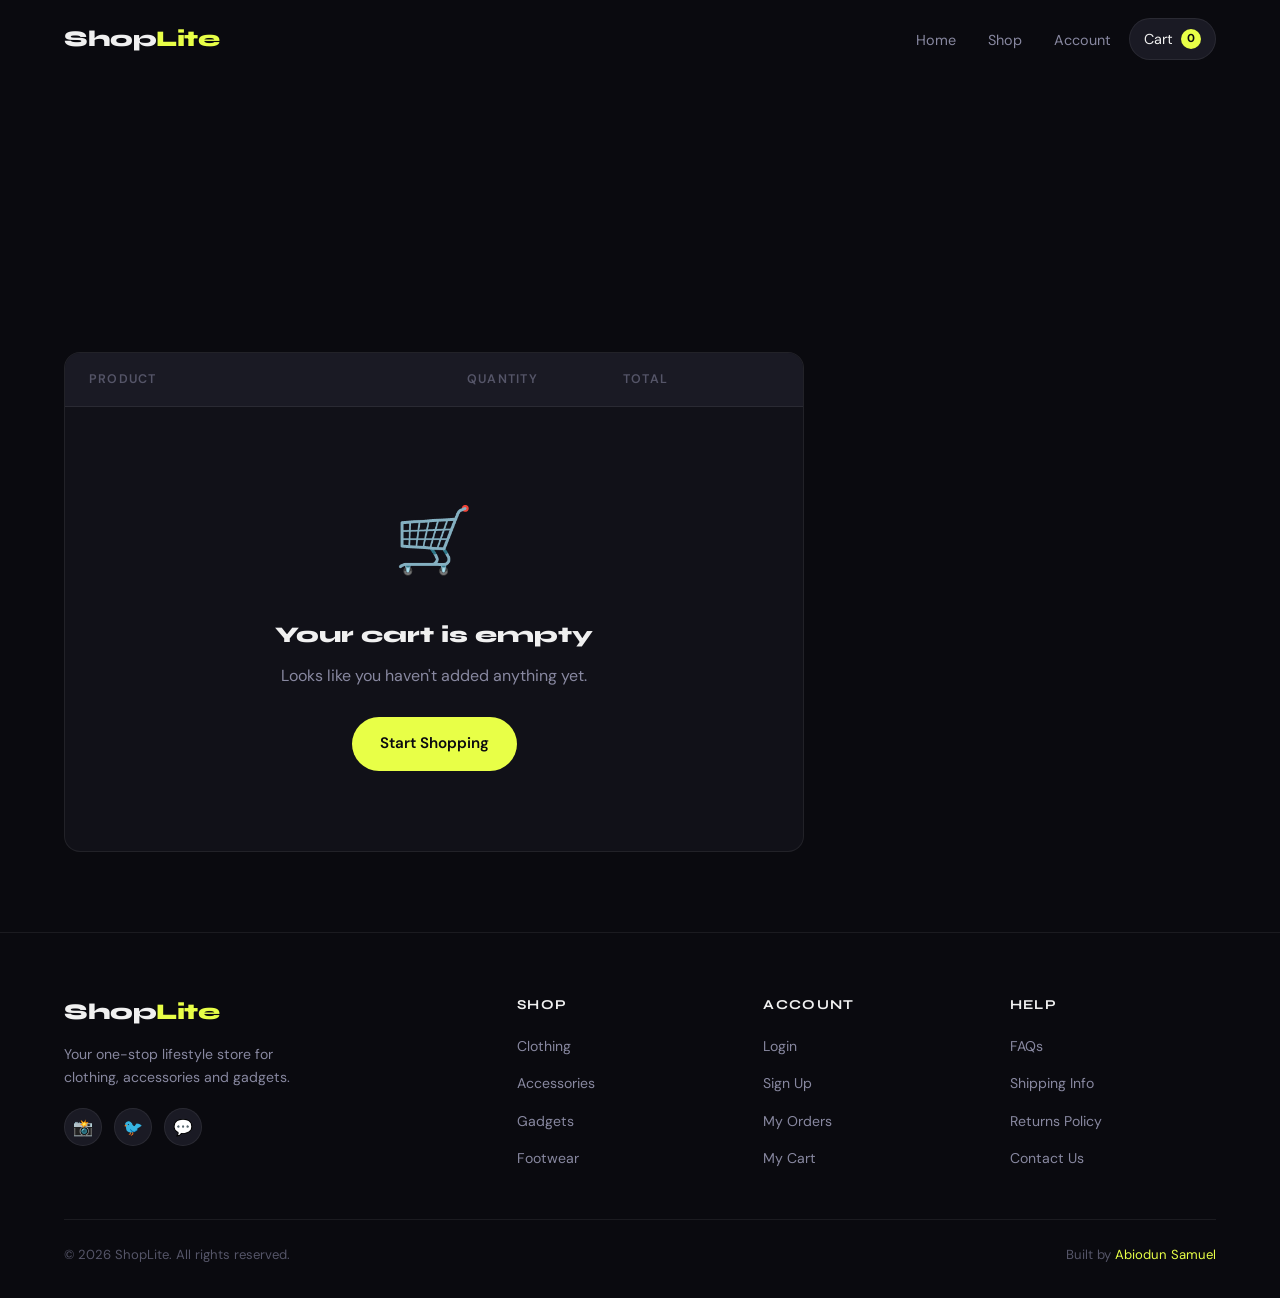
<file: cart.html>
<!DOCTYPE html>
<html lang="en">
<head>
  <meta charset="UTF-8" />
  <meta name="viewport" content="width=device-width, initial-scale=1.0" />
  <meta name="description" content="Your shopping cart — ShopLite" />
  <title>Cart | ShopLite</title>
  <link rel="icon" type="image/x-icon" href="assets/icons/favicon.ico" />
  <link href="https://fonts.googleapis.com/css2?family=Syne:wght@400;600;700;800&family=DM+Sans:ital,wght@0,300;0,400;0,500;1,300&display=swap" rel="stylesheet" />
  <link rel="stylesheet" href="css/style.css" />
  <link rel="stylesheet" href="css/animations.css" />
  <link rel="stylesheet" href="css/responsive.css" />
  <style>
    .cart-page {
      padding: 120px 0 80px;
      min-height: 100vh;
    }

    .cart-page-title {
      font-family: var(--font-head);
      font-size: clamp(1.8rem, 3.5vw, 2.8rem);
      font-weight: 800;
      margin-bottom: 8px;
    }

    .cart-page-sub {
      color: var(--text-muted);
      font-size: 0.9rem;
      margin-bottom: 40px;
    }

    .cart-grid {
      display: grid;
      grid-template-columns: 1fr 380px;
      gap: 32px;
      align-items: start;
    }

    /* Cart Items */
    .cart-items-wrap {
      display: flex;
      flex-direction: column;
      gap: 0;
      background: var(--bg-2);
      border: 1px solid var(--border);
      border-radius: var(--radius);
      overflow: hidden;
    }

    .cart-items-header {
      display: grid;
      grid-template-columns: 1fr 140px 100px 40px;
      gap: 16px;
      padding: 16px 24px;
      background: var(--bg-3);
      border-bottom: 1px solid var(--border);
      font-size: 0.78rem;
      font-weight: 600;
      letter-spacing: 0.1em;
      text-transform: uppercase;
      color: var(--text-dim);
    }

    .cart-item {
      display: grid;
      grid-template-columns: 1fr 140px 100px 40px;
      gap: 16px;
      align-items: center;
      padding: 20px 24px;
      border-bottom: 1px solid var(--border);
      transition: var(--transition);
    }

    .cart-item:last-child {
      border-bottom: none;
    }

    .cart-item:hover {
      background: rgba(255,255,255,0.02);
    }

    .cart-item-left {
      display: flex;
      align-items: center;
      gap: 16px;
    }

    .cart-item-img {
      width: 64px;
      height: 64px;
      background: var(--bg-3);
      border-radius: var(--radius-sm);
      display: flex;
      align-items: center;
      justify-content: center;
      font-size: 1.8rem;
      flex-shrink: 0;
      border: 1px solid var(--border);
    }

    .cart-item-placeholder {
      font-size: 1.8rem;
    }

    .cart-item-name {
      font-family: var(--font-head);
      font-size: 0.95rem;
      font-weight: 700;
      color: var(--text);
      margin-bottom: 4px;
    }

    .cart-item-price {
      font-size: 0.85rem;
      color: var(--text-muted);
    }

    .cart-item-qty {
      display: flex;
      align-items: center;
      gap: 0;
      background: var(--bg-3);
      border: 1px solid var(--border);
      border-radius: var(--radius-sm);
      overflow: hidden;
      width: fit-content;
    }

    .qty-btn {
      width: 36px;
      height: 36px;
      background: transparent;
      border: none;
      color: var(--text);
      font-size: 1.1rem;
      cursor: pointer;
      transition: var(--transition);
      font-family: var(--font-body);
      display: flex;
      align-items: center;
      justify-content: center;
    }

    .qty-btn:hover {
      background: var(--accent);
      color: #0a0a0f;
    }

    .qty-value {
      width: 40px;
      text-align: center;
      font-size: 0.9rem;
      font-weight: 600;
      color: var(--text);
      border-left: 1px solid var(--border);
      border-right: 1px solid var(--border);
      line-height: 36px;
    }

    .cart-item-total {
      font-family: var(--font-head);
      font-size: 1rem;
      font-weight: 700;
      color: var(--accent);
    }

    .cart-item-remove {
      width: 32px;
      height: 32px;
      background: transparent;
      border: 1px solid var(--border);
      border-radius: 50%;
      color: var(--text-dim);
      font-size: 0.8rem;
      cursor: pointer;
      transition: var(--transition);
      display: flex;
      align-items: center;
      justify-content: center;
    }

    .cart-item-remove:hover {
      background: rgba(255,71,71,0.1);
      border-color: #ff4747;
      color: #ff4747;
    }

    /* Empty Cart */
    .cart-empty {
      text-align: center;
      padding: 80px 20px;
    }

    .cart-empty-icon {
      font-size: 4rem;
      margin-bottom: 20px;
    }

    .cart-empty h3 {
      font-family: var(--font-head);
      font-size: 1.4rem;
      font-weight: 800;
      margin-bottom: 8px;
    }

    .cart-empty p {
      color: var(--text-muted);
      margin-bottom: 28px;
    }

    /* Summary Box */
    .summary-box {
      background: var(--bg-2);
      border: 1px solid var(--border);
      border-radius: var(--radius);
      padding: 28px;
      position: sticky;
      top: 100px;
    }

    .summary-box h3 {
      font-family: var(--font-head);
      font-size: 1.1rem;
      font-weight: 800;
      margin-bottom: 20px;
      padding-bottom: 16px;
      border-bottom: 1px solid var(--border);
    }

    .summary-line {
      display: flex;
      justify-content: space-between;
      align-items: center;
      margin-bottom: 12px;
      font-size: 0.9rem;
      color: var(--text-muted);
    }

    .total-line {
      font-family: var(--font-head);
      font-size: 1.1rem;
      font-weight: 800;
      color: var(--text);
      margin-top: 4px;
    }

    .total-line span:last-child {
      color: var(--accent);
    }

    .free-ship {
      color: var(--accent-green);
      font-weight: 700;
      font-size: 0.85rem;
    }

    .shipping-note {
      font-size: 0.78rem;
      color: var(--text-dim);
      margin-bottom: 16px;
      padding: 8px 12px;
      background: var(--bg-3);
      border-radius: var(--radius-xs);
    }

    .shipping-note.free {
      color: var(--accent-green);
    }

    .summary-divider {
      height: 1px;
      background: var(--border);
      margin: 16px 0;
    }

    .full-width {
      width: 100%;
      justify-content: center;
      display: flex;
    }

    .summary-trust {
      display: flex;
      justify-content: center;
      gap: 16px;
      margin-top: 16px;
      padding-top: 16px;
      border-top: 1px solid var(--border);
    }

    .summary-trust span {
      font-size: 0.75rem;
      color: var(--text-dim);
    }

    /* Clear cart button */
    .cart-actions {
      display: flex;
      justify-content: flex-end;
      margin-bottom: 16px;
    }

    .clear-cart-btn {
      padding: 8px 16px;
      background: transparent;
      border: 1px solid var(--border);
      border-radius: 50px;
      color: var(--text-dim);
      font-size: 0.82rem;
      font-family: var(--font-body);
      cursor: pointer;
      transition: var(--transition);
    }

    .clear-cart-btn:hover {
      border-color: #ff4747;
      color: #ff4747;
    }

    /* Responsive */
    @media (max-width: 768px) {
      .cart-page {
        padding: 100px 0 60px;
      }

      .cart-grid {
        grid-template-columns: 1fr;
        gap: 24px;
      }

      .cart-items-header {
        display: none;
      }

      .cart-item {
        grid-template-columns: 1fr auto;
        grid-template-rows: auto auto;
        gap: 12px;
        padding: 16px;
      }

      .cart-item-left {
        grid-column: 1;
        grid-row: 1;
      }

      .cart-item-qty {
        grid-column: 1;
        grid-row: 2;
      }

      .cart-item-total {
        grid-column: 2;
        grid-row: 1;
        text-align: right;
      }

      .cart-item-remove {
        grid-column: 2;
        grid-row: 2;
        justify-self: end;
      }

      .summary-box {
        position: static;
      }
    }

    @media (max-width: 480px) {
      .cart-item-img {
        width: 52px;
        height: 52px;
        font-size: 1.4rem;
      }

      .cart-item-name {
        font-size: 0.88rem;
      }
    }
  </style>
</head>
<body>

  <!-- NAVBAR -->
  <nav class="navbar scrolled" id="navbar">
    <div class="nav-inner">
      <a href="index.html" class="nav-logo">Shop<span>Lite</span></a>
      <button class="nav-toggle" id="navToggle" aria-label="Toggle menu">
        <span></span><span></span><span></span>
      </button>
      <ul class="nav-links" id="navLinks">
        <li><a href="index.html">Home</a></li>
        <li><a href="shop.html">Shop</a></li>
        <li><a href="login.html">Account</a></li>
        <li><a href="cart.html" class="nav-cart active">
          Cart <span class="cart-count" id="cartCount">0</span>
        </a></li>
      </ul>
    </div>
  </nav>

  <!-- CART PAGE -->
  <main class="cart-page">
    <div class="container">

      <div class="section-label fade-up">Your Bag</div>
      <h1 class="cart-page-title fade-up">Shopping Cart</h1>
      <p class="cart-page-sub fade-up">Review your items before checkout.</p>

      <div class="cart-actions fade-up">
        <button class="clear-cart-btn" onclick="clearCart()">Clear Cart</button>
      </div>

      <div class="cart-grid">

        <!-- Cart Items -->
        <div>
          <div class="cart-items-wrap">
            <div class="cart-items-header">
              <span>Product</span>
              <span>Quantity</span>
              <span>Total</span>
              <span></span>
            </div>
            <div id="cartItems"></div>
          </div>
        </div>

        <!-- Order Summary -->
        <div id="cartSummary"></div>

      </div>
    </div>
  </main>

  <!-- FOOTER -->
  <footer class="footer">
    <div class="container">
      <div class="footer-grid">
        <div class="footer-brand">
          <a href="index.html" class="nav-logo">Shop<span>Lite</span></a>
          <p>Your one-stop lifestyle store for clothing, accessories and gadgets.</p>
          <div class="footer-socials">
            <a href="#" title="Instagram">📸</a>
            <a href="#" title="Twitter">🐦</a>
            <a href="#" title="WhatsApp">💬</a>
          </div>
        </div>
        <div class="footer-col">
          <h4>Shop</h4>
          <ul>
            <li><a href="shop.html?category=clothing">Clothing</a></li>
            <li><a href="shop.html?category=accessories">Accessories</a></li>
            <li><a href="shop.html?category=gadgets">Gadgets</a></li>
            <li><a href="shop.html?category=footwear">Footwear</a></li>
          </ul>
        </div>
        <div class="footer-col">
          <h4>Account</h4>
          <ul>
            <li><a href="login.html">Login</a></li>
            <li><a href="login.html?mode=signup">Sign Up</a></li>
            <li><a href="orders.html">My Orders</a></li>
            <li><a href="cart.html">My Cart</a></li>
          </ul>
        </div>
        <div class="footer-col">
          <h4>Help</h4>
          <ul>
            <li><a href="#">FAQs</a></li>
            <li><a href="#">Shipping Info</a></li>
            <li><a href="#">Returns Policy</a></li>
            <li><a href="#">Contact Us</a></li>
          </ul>
        </div>
      </div>
      <div class="footer-bottom">
        <p>© 2025 ShopLite. All rights reserved.</p>
        <p>Built by <a href="../index.html">Abiodun Samuel</a></p>
      </div>
    </div>
  </footer>

  <!-- TOAST -->
  <div class="toast" id="toast"></div>

  <script src="js/main.js"></script>
  <script src="js/cart.js"></script>

</body>
</html>
</file>
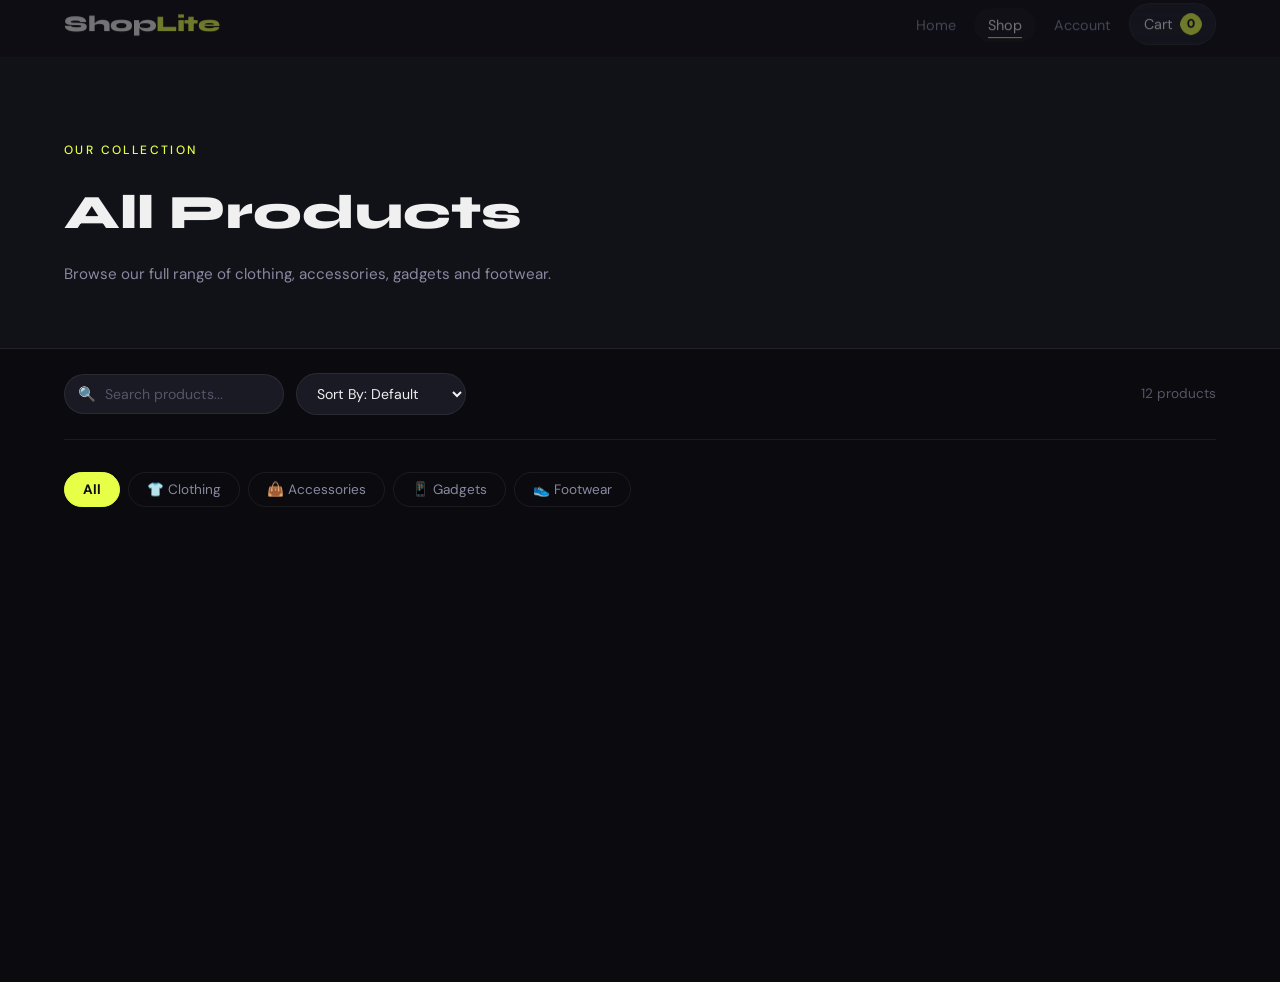
<file: checkout.html>
<!DOCTYPE html>
<html lang="en">
<head>
  <meta charset="UTF-8" />
  <meta name="viewport" content="width=device-width, initial-scale=1.0" />
  <meta name="description" content="Checkout — ShopLite" />
  <title>Checkout | ShopLite</title>
  <link rel="icon" type="image/x-icon" href="assets/icons/favicon.ico" />
  <link href="https://fonts.googleapis.com/css2?family=Syne:wght@400;600;700;800&family=DM+Sans:ital,wght@0,300;0,400;0,500;1,300&display=swap" rel="stylesheet" />
  <link rel="stylesheet" href="css/style.css" />
  <link rel="stylesheet" href="css/animations.css" />
  <link rel="stylesheet" href="css/responsive.css" />
  <style>
    .checkout-page {
      padding: 120px 0 80px;
      min-height: 100vh;
    }

    .checkout-page-title {
      font-family: var(--font-head);
      font-size: clamp(1.8rem, 3.5vw, 2.8rem);
      font-weight: 800;
      margin-bottom: 8px;
    }

    .checkout-page-sub {
      color: var(--text-muted);
      font-size: 0.9rem;
      margin-bottom: 40px;
    }

    .checkout-grid {
      display: grid;
      grid-template-columns: 1fr 400px;
      gap: 32px;
      align-items: start;
    }

    /* Form */
    .checkout-form-wrap {
      background: var(--bg-2);
      border: 1px solid var(--border);
      border-radius: var(--radius);
      overflow: hidden;
    }

    .form-section {
      padding: 28px;
      border-bottom: 1px solid var(--border);
    }

    .form-section:last-child {
      border-bottom: none;
    }

    .form-section-title {
      font-family: var(--font-head);
      font-size: 1rem;
      font-weight: 700;
      color: var(--text);
      margin-bottom: 20px;
      display: flex;
      align-items: center;
      gap: 10px;
    }

    .form-section-title span {
      width: 28px;
      height: 28px;
      background: var(--accent);
      color: #0a0a0f;
      border-radius: 50%;
      display: flex;
      align-items: center;
      justify-content: center;
      font-size: 0.8rem;
      font-weight: 800;
      flex-shrink: 0;
    }

    .form-row {
      display: grid;
      grid-template-columns: 1fr 1fr;
      gap: 16px;
      margin-bottom: 16px;
    }

    .form-row.full {
      grid-template-columns: 1fr;
    }

    .form-group {
      display: flex;
      flex-direction: column;
      gap: 6px;
    }

    .form-group label {
      font-size: 0.78rem;
      font-weight: 600;
      letter-spacing: 0.08em;
      text-transform: uppercase;
      color: var(--text-muted);
    }

    .form-group input,
    .form-group select {
      padding: 12px 16px;
      background: var(--bg-3);
      border: 1px solid var(--border);
      border-radius: var(--radius-sm);
      color: var(--text);
      font-size: 0.92rem;
      font-family: var(--font-body);
      transition: var(--transition);
    }

    .form-group input::placeholder {
      color: var(--text-dim);
    }

    .form-group input:focus,
    .form-group select:focus {
      border-color: var(--accent);
      outline: none;
      box-shadow: 0 0 0 3px rgba(232,255,71,0.08);
    }

    .form-group select {
      cursor: pointer;
      appearance: none;
      background-image: url("data:image/svg+xml,%3Csvg xmlns='http://www.w3.org/2000/svg' width='12' height='12' viewBox='0 0 24 24' fill='none' stroke='%238888a0' stroke-width='2'%3E%3Cpath d='M6 9l6 6 6-6'/%3E%3C/svg%3E");
      background-repeat: no-repeat;
      background-position: right 16px center;
      padding-right: 40px;
    }

    .input-error {
      border-color: #ff4747 !important;
    }

    .auth-error,
    .field-error {
      font-size: 0.75rem;
      color: #ff4747;
      min-height: 16px;
      margin-top: 2px;
    }

    /* Payment Options */
    .payment-options {
      display: flex;
      flex-direction: column;
      gap: 12px;
    }

    .payment-option {
      display: flex;
      align-items: center;
      gap: 14px;
      padding: 16px;
      background: var(--bg-3);
      border: 1px solid var(--border);
      border-radius: var(--radius-sm);
      cursor: pointer;
      transition: var(--transition);
    }

    .payment-option.active {
      border-color: var(--accent);
      background: rgba(232,255,71,0.04);
    }

    .payment-option:hover {
      border-color: rgba(232,255,71,0.3);
    }

    .payment-radio {
      width: 18px;
      height: 18px;
      border: 2px solid var(--border);
      border-radius: 50%;
      flex-shrink: 0;
      transition: var(--transition);
      display: flex;
      align-items: center;
      justify-content: center;
    }

    .payment-option.active .payment-radio {
      border-color: var(--accent);
      background: var(--accent);
    }

    .payment-option.active .payment-radio::after {
      content: '';
      width: 6px;
      height: 6px;
      background: #0a0a0f;
      border-radius: 50%;
    }

    .payment-icon {
      font-size: 1.4rem;
      flex-shrink: 0;
    }

    .payment-info strong {
      display: block;
      font-size: 0.92rem;
      font-weight: 600;
      color: var(--text);
      margin-bottom: 2px;
    }

    .payment-info p {
      font-size: 0.8rem;
      color: var(--text-muted);
    }

    /* Place order button */
    .place-order-wrap {
      padding: 24px 28px;
    }

    .place-order-btn {
      width: 100%;
      padding: 16px;
      background: var(--accent);
      color: #0a0a0f;
      border: none;
      border-radius: 50px;
      font-size: 1rem;
      font-weight: 700;
      font-family: var(--font-head);
      cursor: pointer;
      transition: var(--transition);
      letter-spacing: 0.02em;
    }

    .place-order-btn:hover {
      background: #d4eb2a;
      transform: translateY(-2px);
      box-shadow: 0 8px 24px rgba(232,255,71,0.25);
    }

    .place-order-btn:active {
      transform: scale(0.98);
    }

    .secure-note {
      text-align: center;
      font-size: 0.78rem;
      color: var(--text-dim);
      margin-top: 12px;
    }

    /* Summary */
    .checkout-summary-box {
      background: var(--bg-2);
      border: 1px solid var(--border);
      border-radius: var(--radius);
      padding: 28px;
      position: sticky;
      top: 100px;
    }

    .checkout-summary-box h3 {
      font-family: var(--font-head);
      font-size: 1.1rem;
      font-weight: 800;
      margin-bottom: 20px;
      padding-bottom: 16px;
      border-bottom: 1px solid var(--border);
    }

    .checkout-items-list {
      display: flex;
      flex-direction: column;
      gap: 12px;
      margin-bottom: 16px;
    }

    .checkout-item {
      display: flex;
      align-items: center;
      gap: 12px;
    }

    .checkout-item-emoji {
      width: 44px;
      height: 44px;
      background: var(--bg-3);
      border-radius: var(--radius-sm);
      display: flex;
      align-items: center;
      justify-content: center;
      font-size: 1.3rem;
      flex-shrink: 0;
      border: 1px solid var(--border);
    }

    .checkout-item-info {
      flex: 1;
    }

    .checkout-item-name {
      font-size: 0.88rem;
      font-weight: 600;
      color: var(--text);
      margin-bottom: 2px;
    }

    .checkout-item-qty {
      font-size: 0.78rem;
      color: var(--text-dim);
    }

    .checkout-item-price {
      font-size: 0.92rem;
      font-weight: 700;
      color: var(--accent);
      flex-shrink: 0;
    }

    .checkout-summary-line {
      display: flex;
      justify-content: space-between;
      align-items: center;
      margin-bottom: 10px;
      font-size: 0.9rem;
      color: var(--text-muted);
    }

    .checkout-summary-divider {
      height: 1px;
      background: var(--border);
      margin: 14px 0;
    }

    .checkout-summary-line.total-line {
      font-family: var(--font-head);
      font-size: 1.1rem;
      font-weight: 800;
      color: var(--text);
    }

    .checkout-summary-line.total-line span:last-child {
      color: var(--accent);
    }

    .checkout-trust {
      display: flex;
      flex-direction: column;
      gap: 6px;
      margin-top: 16px;
      padding-top: 16px;
      border-top: 1px solid var(--border);
    }

    .checkout-trust span {
      font-size: 0.78rem;
      color: var(--text-dim);
    }

    /* Order success */
    .order-success {
      text-align: center;
      padding: 60px 20px;
      max-width: 560px;
      margin: 0 auto;
    }

    .success-icon {
      font-size: 5rem;
      margin-bottom: 20px;
      animation: bounce 1s ease;
    }

    .order-success h2 {
      font-family: var(--font-head);
      font-size: clamp(1.6rem, 3vw, 2.2rem);
      font-weight: 800;
      margin-bottom: 12px;
    }

    .order-success > p {
      color: var(--text-muted);
      margin-bottom: 28px;
      line-height: 1.7;
    }

    .success-order-id {
      display: inline-block;
      padding: 10px 20px;
      background: var(--bg-3);
      border: 1px solid var(--border);
      border-radius: 50px;
      font-size: 0.85rem;
      color: var(--text-muted);
      margin-bottom: 28px;
      font-family: monospace;
    }

    .success-order-id strong {
      color: var(--accent);
    }

    .success-summary {
      background: var(--bg-2);
      border: 1px solid var(--border);
      border-radius: var(--radius);
      padding: 24px;
      margin-bottom: 32px;
      text-align: left;
    }

    .success-line {
      display: flex;
      justify-content: space-between;
      padding: 10px 0;
      border-bottom: 1px solid var(--border);
      font-size: 0.9rem;
      color: var(--text-muted);
    }

    .success-line:last-child {
      border-bottom: none;
    }

    .success-line span:last-child {
      font-weight: 600;
      color: var(--text);
    }

    .status-badge {
      padding: 4px 12px;
      background: rgba(74,222,128,0.1);
      border: 1px solid rgba(74,222,128,0.2);
      border-radius: 50px;
      font-size: 0.78rem;
      color: var(--accent-green);
      font-weight: 600;
    }

    .success-actions {
      display: flex;
      gap: 12px;
      justify-content: center;
      flex-wrap: wrap;
    }

    @keyframes bounce {
      0%, 100% { transform: translateY(0); }
      50% { transform: translateY(-16px); }
    }

    /* Responsive */
    @media (max-width: 768px) {
      .checkout-page {
        padding: 100px 0 60px;
      }

      .checkout-grid {
        grid-template-columns: 1fr;
        gap: 24px;
      }

      .form-row {
        grid-template-columns: 1fr;
      }

      .checkout-summary-box {
        position: static;
        order: -1;
      }
    }

    @media (max-width: 480px) {
      .form-section {
        padding: 20px 16px;
      }

      .place-order-wrap {
        padding: 16px;
      }

      .success-actions {
        flex-direction: column;
      }

      .success-actions .btn {
        width: 100%;
        justify-content: center;
      }
    }
  </style>
</head>
<body>

  <!-- NAVBAR -->
  <nav class="navbar scrolled" id="navbar">
    <div class="nav-inner">
      <a href="index.html" class="nav-logo">Shop<span>Lite</span></a>
      <button class="nav-toggle" id="navToggle" aria-label="Toggle menu">
        <span></span><span></span><span></span>
      </button>
      <ul class="nav-links" id="navLinks">
        <li><a href="index.html">Home</a></li>
        <li><a href="shop.html">Shop</a></li>
        <li><a href="login.html">Account</a></li>
        <li><a href="cart.html" class="nav-cart">
          Cart <span class="cart-count" id="cartCount">0</span>
        </a></li>
      </ul>
    </div>
  </nav>

  <!-- CHECKOUT PAGE -->
  <main class="checkout-page">
    <div class="container">

      <div class="section-label fade-up">Almost There</div>
      <h1 class="checkout-page-title fade-up">Checkout</h1>
      <p class="checkout-page-sub fade-up">Fill in your details to complete your order.</p>

      <div id="checkoutPage">
        <div class="checkout-grid">

          <!-- Form -->
          <div class="checkout-form-wrap fade-up">

            <!-- Contact Info -->
            <div class="form-section">
              <h3 class="form-section-title">
                <span>1</span> Contact Information
              </h3>
              <div class="form-row">
                <div class="form-group">
                  <label>First Name</label>
                  <input type="text" id="firstName" placeholder="Abiodun" />
                  <span class="field-error" id="firstNameError"></span>
                </div>
                <div class="form-group">
                  <label>Last Name</label>
                  <input type="text" id="lastName" placeholder="Samuel" />
                  <span class="field-error" id="lastNameError"></span>
                </div>
              </div>
              <div class="form-row">
                <div class="form-group">
                  <label>Email Address</label>
                  <input type="email" id="email" placeholder="you@email.com" />
                  <span class="field-error" id="emailError"></span>
                </div>
                <div class="form-group">
                  <label>Phone Number</label>
                  <input type="tel" id="phone" placeholder="08012345678" />
                  <span class="field-error" id="phoneError"></span>
                </div>
              </div>
            </div>

            <!-- Delivery Address -->
            <div class="form-section">
              <h3 class="form-section-title">
                <span>2</span> Delivery Address
              </h3>
              <div class="form-row full">
                <div class="form-group">
                  <label>Street Address</label>
                  <input type="text" id="address" placeholder="12 Broad Street, Ikeja" />
                  <span class="field-error" id="addressError"></span>
                </div>
              </div>
              <div class="form-row">
                <div class="form-group">
                  <label>City</label>
                  <input type="text" id="city" placeholder="Lagos" />
                  <span class="field-error" id="cityError"></span>
                </div>
                <div class="form-group">
                  <label>State</label>
                  <select id="state">
                    <option value="">Select State</option>
                    <option>Abia</option>
                    <option>Adamawa</option>
                    <option>Akwa Ibom</option>
                    <option>Anambra</option>
                    <option>Bauchi</option>
                    <option>Bayelsa</option>
                    <option>Benue</option>
                    <option>Borno</option>
                    <option>Cross River</option>
                    <option>Delta</option>
                    <option>Ebonyi</option>
                    <option>Edo</option>
                    <option>Ekiti</option>
                    <option>Enugu</option>
                    <option>FCT Abuja</option>
                    <option>Gombe</option>
                    <option>Imo</option>
                    <option>Jigawa</option>
                    <option>Kaduna</option>
                    <option>Kano</option>
                    <option>Katsina</option>
                    <option>Kebbi</option>
                    <option>Kogi</option>
                    <option>Kwara</option>
                    <option selected>Lagos</option>
                    <option>Nasarawa</option>
                    <option>Niger</option>
                    <option>Ogun</option>
                    <option>Ondo</option>
                    <option>Osun</option>
                    <option>Oyo</option>
                    <option>Plateau</option>
                    <option>Rivers</option>
                    <option>Sokoto</option>
                    <option>Taraba</option>
                    <option>Yobe</option>
                    <option>Zamfara</option>
                  </select>
                  <span class="field-error" id="stateError"></span>
                </div>
              </div>
            </div>

            <!-- Payment Method -->
            <div class="form-section">
              <h3 class="form-section-title">
                <span>3</span> Payment Method
              </h3>
              <div class="payment-options">
                <div class="payment-option active" id="payment_delivery" onclick="selectPayment('delivery')">
                  <div class="payment-radio"></div>
                  <div class="payment-icon">🚚</div>
                  <div class="payment-info">
                    <strong>Pay on Delivery</strong>
                    <p>Cash payment when your order arrives</p>
                  </div>
                </div>
                <div class="payment-option" id="payment_transfer" onclick="selectPayment('transfer')">
                  <div class="payment-radio"></div>
                  <div class="payment-icon">🏦</div>
                  <div class="payment-info">
                    <strong>Bank Transfer</strong>
                    <p>Transfer to our account before delivery</p>
                  </div>
                </div>
                <div class="payment-option" id="payment_card" onclick="selectPayment('card')">
                  <div class="payment-radio"></div>
                  <div class="payment-icon">💳</div>
                  <div class="payment-info">
                    <strong>Debit/Credit Card</strong>
                    <p>Secure card payment via Paystack</p>
                  </div>
                </div>
              </div>
            </div>

            <!-- Place Order -->
            <div class="place-order-wrap">
              <button class="place-order-btn" id="placeOrderBtn" onclick="placeOrder()">
                Place Order
              </button>
              <p class="secure-note">🔒 Your information is secure and encrypted</p>
            </div>

          </div>

          <!-- Order Summary -->
          <div id="checkoutSummary"></div>

        </div>
      </div>

    </div>
  </main>

  <!-- FOOTER -->
  <footer class="footer">
    <div class="container">
      <div class="footer-grid">
        <div class="footer-brand">
          <a href="index.html" class="nav-logo">Shop<span>Lite</span></a>
          <p>Your one-stop lifestyle store for clothing, accessories and gadgets.</p>
          <div class="footer-socials">
            <a href="#" title="Instagram">📸</a>
            <a href="#" title="Twitter">🐦</a>
            <a href="#" title="WhatsApp">💬</a>
          </div>
        </div>
        <div class="footer-col">
          <h4>Shop</h4>
          <ul>
            <li><a href="shop.html?category=clothing">Clothing</a></li>
            <li><a href="shop.html?category=accessories">Accessories</a></li>
            <li><a href="shop.html?category=gadgets">Gadgets</a></li>
            <li><a href="shop.html?category=footwear">Footwear</a></li>
          </ul>
        </div>
        <div class="footer-col">
          <h4>Account</h4>
          <ul>
            <li><a href="login.html">Login</a></li>
            <li><a href="login.html?mode=signup">Sign Up</a></li>
            <li><a href="orders.html">My Orders</a></li>
            <li><a href="cart.html">My Cart</a></li>
          </ul>
        </div>
        <div class="footer-col">
          <h4>Help</h4>
          <ul>
            <li><a href="#">FAQs</a></li>
            <li><a href="#">Shipping Info</a></li>
            <li><a href="#">Returns Policy</a></li>
            <li><a href="#">Contact Us</a></li>
          </ul>
        </div>
      </div>
      <div class="footer-bottom">
        <p>© 2025 ShopLite. All rights reserved.</p>
        <p>Built by <a href="../index.html">Abiodun Samuel</a></p>
      </div>
    </div>
  </footer>

  <!-- TOAST -->
  <div class="toast" id="toast"></div>

  <script src="js/main.js"></script>
  <script src="js/cart.js"></script>
  <script src="js/checkout.js"></script>

</body>
</html>
</file>
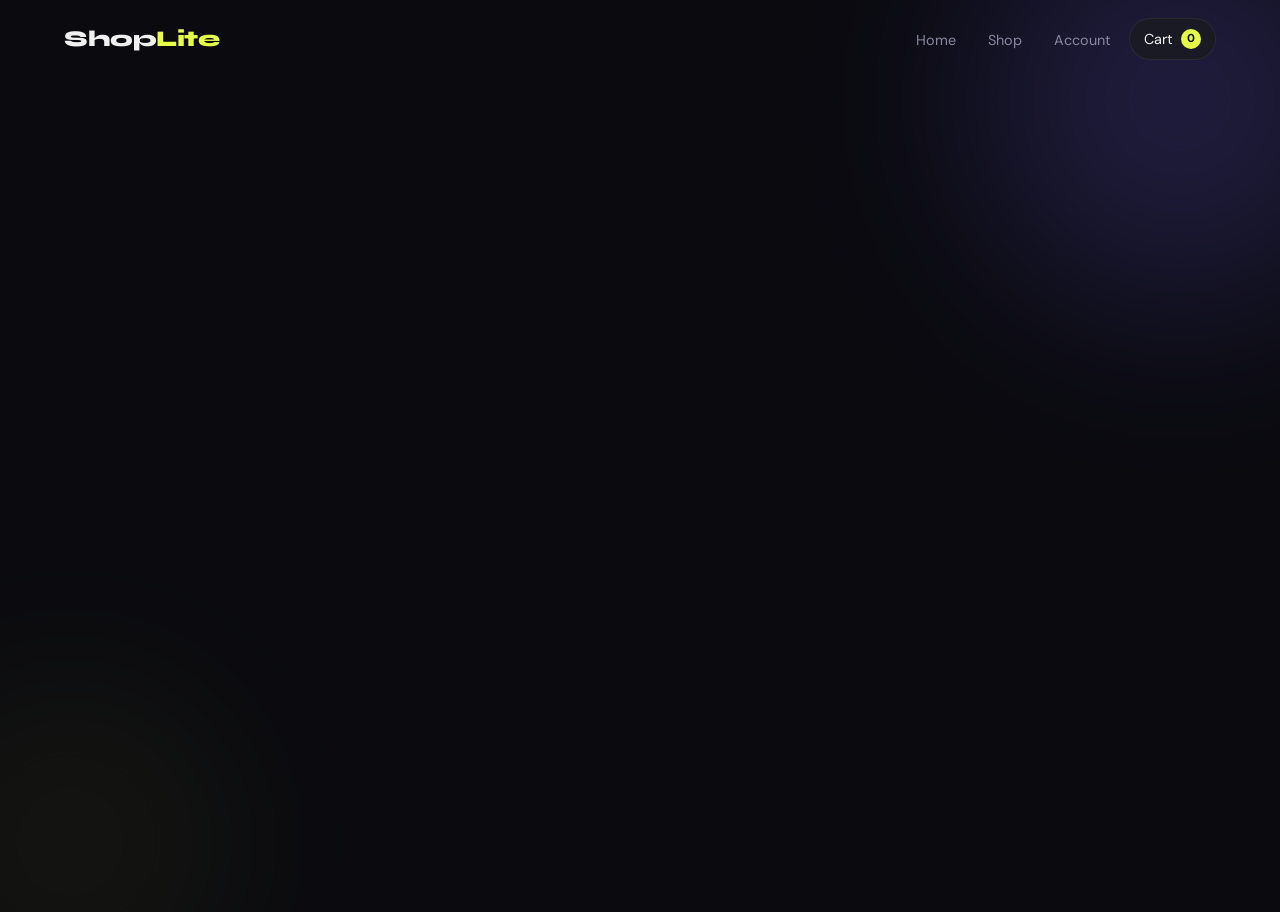
<file: login.html>
<!DOCTYPE html>
<html lang="en">
<head>
  <meta charset="UTF-8" />
  <meta name="viewport" content="width=device-width, initial-scale=1.0" />
  <meta name="description" content="Login or create an account — ShopLite" />
  <title>Account | ShopLite</title>
  <link rel="icon" type="image/x-icon" href="assets/icons/favicon.ico" />
  <link href="https://fonts.googleapis.com/css2?family=Syne:wght@400;600;700;800&family=DM+Sans:ital,wght@0,300;0,400;0,500;1,300&display=swap" rel="stylesheet" />
  <link rel="stylesheet" href="css/style.css" />
  <link rel="stylesheet" href="css/animations.css" />
  <link rel="stylesheet" href="css/responsive.css" />
  <style>
    .auth-page {
      min-height: 100vh;
      display: flex;
      align-items: center;
      justify-content: center;
      padding: 120px 24px 60px;
      position: relative;
      overflow: hidden;
    }

    .auth-blob {
      position: absolute;
      border-radius: 50%;
      filter: blur(100px);
      pointer-events: none;
    }

    .auth-blob-1 {
      width: 400px;
      height: 400px;
      background: var(--accent-2);
      top: -100px;
      right: -100px;
      opacity: 0.2;
    }

    .auth-blob-2 {
      width: 300px;
      height: 300px;
      background: var(--accent);
      bottom: -80px;
      left: -80px;
      opacity: 0.06;
    }

    .auth-wrap {
      width: 100%;
      max-width: 480px;
      position: relative;
      z-index: 1;
    }

    .auth-logo {
      text-align: center;
      margin-bottom: 32px;
    }

    .auth-logo a {
      font-family: var(--font-head);
      font-size: 1.8rem;
      font-weight: 800;
      color: var(--text);
    }

    .auth-logo a span {
      color: var(--accent);
    }

    /* Tabs */
    .auth-tabs {
      display: flex;
      background: var(--bg-2);
      border: 1px solid var(--border);
      border-radius: 50px;
      padding: 4px;
      margin-bottom: 28px;
    }

    .auth-tab {
      flex: 1;
      padding: 10px;
      border: none;
      background: transparent;
      color: var(--text-muted);
      font-size: 0.9rem;
      font-weight: 600;
      font-family: var(--font-body);
      border-radius: 50px;
      cursor: pointer;
      transition: var(--transition);
      text-align: center;
    }

    .auth-tab.active {
      background: var(--accent);
      color: #0a0a0f;
    }

    /* Card */
    .auth-card {
      background: var(--bg-2);
      border: 1px solid var(--border);
      border-radius: var(--radius);
      padding: 36px;
    }

    .auth-card-title {
      font-family: var(--font-head);
      font-size: 1.4rem;
      font-weight: 800;
      margin-bottom: 6px;
      color: var(--text);
    }

    .auth-card-sub {
      font-size: 0.88rem;
      color: var(--text-muted);
      margin-bottom: 28px;
    }

    /* Form */
    .auth-form {
      display: flex;
      flex-direction: column;
      gap: 16px;
    }

    .auth-form-row {
      display: grid;
      grid-template-columns: 1fr 1fr;
      gap: 14px;
    }

    .auth-field {
      display: flex;
      flex-direction: column;
      gap: 6px;
    }

    .auth-field label {
      font-size: 0.78rem;
      font-weight: 600;
      letter-spacing: 0.08em;
      text-transform: uppercase;
      color: var(--text-muted);
    }

    .auth-input {
      padding: 13px 16px;
      background: var(--bg-3);
      border: 1px solid var(--border);
      border-radius: var(--radius-sm);
      color: var(--text);
      font-size: 0.92rem;
      font-family: var(--font-body);
      transition: var(--transition);
      width: 100%;
    }

    .auth-input::placeholder {
      color: var(--text-dim);
    }

    .auth-input:focus {
      border-color: var(--accent);
      outline: none;
      box-shadow: 0 0 0 3px rgba(232,255,71,0.08);
    }

    .auth-input.input-error {
      border-color: #ff4747;
    }

    .auth-error {
      font-size: 0.75rem;
      color: #ff4747;
      min-height: 16px;
    }

    /* Password wrap */
    .password-wrap {
      position: relative;
    }

    .password-wrap .auth-input {
      padding-right: 48px;
    }

    .toggle-password {
      position: absolute;
      right: 14px;
      top: 50%;
      transform: translateY(-50%);
      background: none;
      border: none;
      color: var(--text-dim);
      cursor: pointer;
      font-size: 1rem;
      padding: 4px;
      transition: var(--transition);
    }

    .toggle-password:hover {
      color: var(--text);
    }

    /* Forgot password */
    .forgot-wrap {
      display: flex;
      justify-content: flex-end;
    }

    .forgot-link {
      font-size: 0.82rem;
      color: var(--text-dim);
      transition: var(--transition);
    }

    .forgot-link:hover {
      color: var(--accent);
    }

    /* Submit button */
    .auth-submit {
      width: 100%;
      padding: 14px;
      background: var(--accent);
      color: #0a0a0f;
      border: none;
      border-radius: 50px;
      font-size: 0.95rem;
      font-weight: 700;
      font-family: var(--font-head);
      cursor: pointer;
      transition: var(--transition);
      margin-top: 4px;
    }

    .auth-submit:hover {
      background: #d4eb2a;
      transform: translateY(-2px);
      box-shadow: 0 8px 24px rgba(232,255,71,0.25);
    }

    .auth-submit:active {
      transform: scale(0.98);
    }

    /* Divider */
    .auth-divider {
      display: flex;
      align-items: center;
      gap: 12px;
      margin: 4px 0;
    }

    .auth-divider::before,
    .auth-divider::after {
      content: '';
      flex: 1;
      height: 1px;
      background: var(--border);
    }

    .auth-divider span {
      font-size: 0.78rem;
      color: var(--text-dim);
      white-space: nowrap;
    }

    /* Switch link */
    .auth-switch {
      text-align: center;
      font-size: 0.85rem;
      color: var(--text-muted);
      margin-top: 20px;
    }

    .auth-switch button {
      background: none;
      border: none;
      color: var(--accent);
      font-weight: 700;
      cursor: pointer;
      font-size: 0.85rem;
      font-family: var(--font-body);
      transition: var(--transition);
    }

    .auth-switch button:hover {
      text-decoration: underline;
    }

    /* Terms */
    .terms-note {
      font-size: 0.75rem;
      color: var(--text-dim);
      text-align: center;
      line-height: 1.6;
    }

    .terms-note a {
      color: var(--accent);
    }

    /* Back to shop */
    .back-to-shop {
      text-align: center;
      margin-top: 20px;
    }

    .back-to-shop a {
      font-size: 0.85rem;
      color: var(--text-dim);
      transition: var(--transition);
      display: inline-flex;
      align-items: center;
      gap: 6px;
    }

    .back-to-shop a:hover {
      color: var(--accent);
    }

    /* Responsive */
    @media (max-width: 480px) {
      .auth-card {
        padding: 24px 20px;
      }

      .auth-form-row {
        grid-template-columns: 1fr;
      }
    }
  </style>
</head>
<body>

  <!-- NAVBAR -->
  <nav class="navbar scrolled" id="navbar">
    <div class="nav-inner">
      <a href="index.html" class="nav-logo">Shop<span>Lite</span></a>
      <button class="nav-toggle" id="navToggle" aria-label="Toggle menu">
        <span></span><span></span><span></span>
      </button>
      <ul class="nav-links" id="navLinks">
        <li><a href="index.html">Home</a></li>
        <li><a href="shop.html">Shop</a></li>
        <li><a href="login.html" class="active">Account</a></li>
        <li><a href="cart.html" class="nav-cart">
          Cart <span class="cart-count" id="cartCount">0</span>
        </a></li>
      </ul>
    </div>
  </nav>

  <!-- AUTH PAGE -->
  <main class="auth-page">
    <div class="auth-blob auth-blob-1"></div>
    <div class="auth-blob auth-blob-2"></div>

    <div class="auth-wrap fade-up">

      <!-- Logo -->
      <div class="auth-logo">
        <a href="index.html">Shop<span>Lite</span></a>
      </div>

      <!-- Tabs -->
      <div class="auth-tabs">
        <button class="auth-tab active" id="loginTab" onclick="switchTab('login')">
          Login
        </button>
        <button class="auth-tab" id="signupTab" onclick="switchTab('signup')">
          Create Account
        </button>
      </div>

      <!-- Card -->
      <div class="auth-card">

        <!-- LOGIN FORM -->
        <div id="loginForm">
          <h2 class="auth-card-title">Welcome back 👋</h2>
          <p class="auth-card-sub">Login to your ShopLite account to continue.</p>

          <div class="auth-form">
            <div class="auth-field">
              <label>Email Address</label>
              <input
                type="email"
                id="loginEmail"
                class="auth-input"
                placeholder="you@email.com"
              />
              <span class="auth-error" id="loginEmailError"></span>
            </div>

            <div class="auth-field">
              <label>Password</label>
              <div class="password-wrap">
                <input
                  type="password"
                  id="loginPassword"
                  class="auth-input"
                  placeholder="Enter your password"
                />
                <button class="toggle-password" onclick="togglePasswordVisibility('loginPassword', this)" type="button">👁</button>
              </div>
              <span class="auth-error" id="loginPasswordError"></span>
            </div>

            <div class="forgot-wrap">
              <a href="#" class="forgot-link">Forgot password?</a>
            </div>

            <button class="auth-submit" onclick="loginUser()">
              Login to Account
            </button>
          </div>
        </div>

        <!-- SIGNUP FORM -->
        <div id="signupForm" style="display:none;">
          <h2 class="auth-card-title">Create your account ✨</h2>
          <p class="auth-card-sub">Join ShopLite and start shopping smarter.</p>

          <div class="auth-form">
            <div class="auth-form-row">
              <div class="auth-field">
                <label>First Name</label>
                <input
                  type="text"
                  id="signupFirstName"
                  class="auth-input"
                  placeholder="Abiodun"
                />
                <span class="auth-error" id="signupFirstNameError"></span>
              </div>
              <div class="auth-field">
                <label>Last Name</label>
                <input
                  type="text"
                  id="signupLastName"
                  class="auth-input"
                  placeholder="Samuel"
                />
                <span class="auth-error" id="signupLastNameError"></span>
              </div>
            </div>

            <div class="auth-field">
              <label>Email Address</label>
              <input
                type="email"
                id="signupEmail"
                class="auth-input"
                placeholder="you@email.com"
              />
              <span class="auth-error" id="signupEmailError"></span>
            </div>

            <div class="auth-field">
              <label>Password</label>
              <div class="password-wrap">
                <input
                  type="password"
                  id="signupPassword"
                  class="auth-input"
                  placeholder="At least 6 characters"
                />
                <button class="toggle-password" onclick="togglePasswordVisibility('signupPassword', this)" type="button">👁</button>
              </div>
              <span class="auth-error" id="signupPasswordError"></span>
            </div>

            <div class="auth-field">
              <label>Confirm Password</label>
              <div class="password-wrap">
                <input
                  type="password"
                  id="signupConfirm"
                  class="auth-input"
                  placeholder="Repeat your password"
                />
                <button class="toggle-password" onclick="togglePasswordVisibility('signupConfirm', this)" type="button">👁</button>
              </div>
              <span class="auth-error" id="signupConfirmError"></span>
            </div>

            <button class="auth-submit" onclick="signupUser()">
              Create Account
            </button>

            <p class="terms-note">
              By creating an account you agree to our
              <a href="#">Terms of Service</a> and
              <a href="#">Privacy Policy</a>.
            </p>
          </div>
        </div>

      </div>

      <!-- Switch tab link -->
      <div class="auth-switch">
        <span id="switchText">Don't have an account?</span>
        <button onclick="switchTab('signup')" id="switchBtn">Sign Up Free</button>
      </div>

      <!-- Back to shop -->
      <div class="back-to-shop">
        <a href="shop.html">← Continue Shopping</a>
      </div>

    </div>
  </main>

  <!-- TOAST -->
  <div class="toast" id="toast"></div>

  <script src="js/main.js"></script>
  <script src="js/cart.js"></script>
  <script src="js/auth.js"></script>
  <script>
    // Toggle password visibility
    function togglePasswordVisibility(inputId, btn) {
      const input = document.getElementById(inputId);
      if (input.type === 'password') {
        input.type = 'text';
        btn.textContent = '🙈';
      } else {
        input.type = 'password';
        btn.textContent = '👁';
      }
    }

    // Update switch text when tab changes
    const originalSwitchTab = switchTab;
    function switchTab(tab) {
      originalSwitchTab(tab);
      const switchText = document.getElementById('switchText');
      const switchBtn = document.getElementById('switchBtn');
      if (tab === 'login') {
        switchText.textContent = "Don't have an account?";
        switchBtn.textContent = 'Sign Up Free';
        switchBtn.onclick = () => switchTab('signup');
      } else {
        switchText.textContent = 'Already have an account?';
        switchBtn.textContent = 'Login';
        switchBtn.onclick = () => switchTab('login');
      }
    }
  </script>

</body>
</html>
</file>
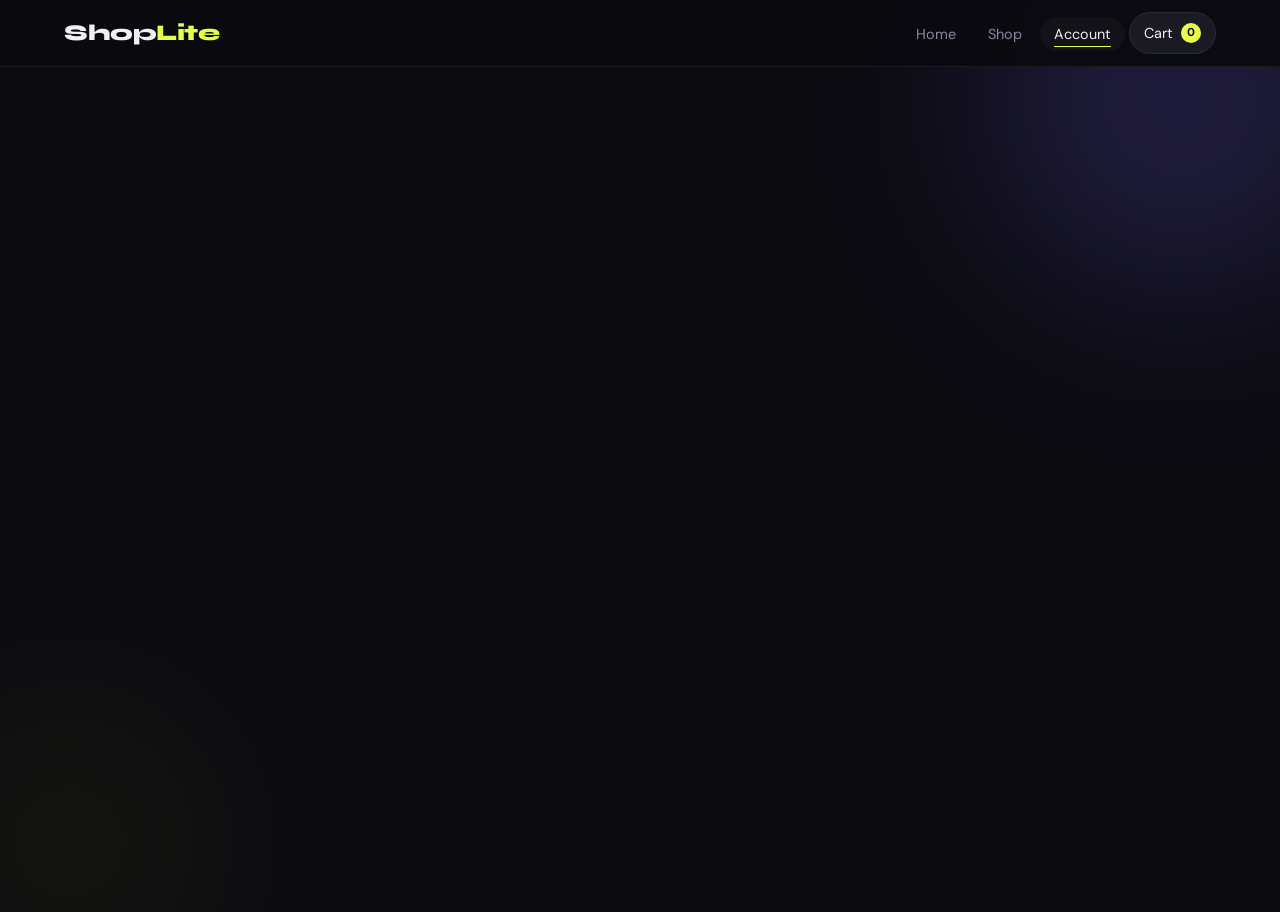
<file: orders.html>
<!DOCTYPE html>
<html lang="en">
<head>
  <meta charset="UTF-8" />
  <meta name="viewport" content="width=device-width, initial-scale=1.0" />
  <meta name="description" content="My Orders — ShopLite" />
  <title>My Orders | ShopLite</title>
  <link rel="icon" type="image/x-icon" href="assets/icons/favicon.ico" />
  <link href="https://fonts.googleapis.com/css2?family=Syne:wght@400;600;700;800&family=DM+Sans:ital,wght@0,300;0,400;0,500;1,300&display=swap" rel="stylesheet" />
  <link rel="stylesheet" href="css/style.css" />
  <link rel="stylesheet" href="css/animations.css" />
  <link rel="stylesheet" href="css/responsive.css" />
  <style>
    .orders-page {
      padding: 120px 0 80px;
      min-height: 100vh;
    }

    .orders-header {
      display: flex;
      align-items: flex-end;
      justify-content: space-between;
      margin-bottom: 40px;
      flex-wrap: wrap;
      gap: 16px;
    }

    .orders-title {
      font-family: var(--font-head);
      font-size: clamp(1.8rem, 3.5vw, 2.8rem);
      font-weight: 800;
    }

    .orders-sub {
      color: var(--text-muted);
      font-size: 0.9rem;
      margin-top: 4px;
    }

    .logout-btn {
      padding: 10px 20px;
      background: transparent;
      border: 1px solid var(--border);
      border-radius: 50px;
      color: var(--text-muted);
      font-size: 0.85rem;
      font-family: var(--font-body);
      cursor: pointer;
      transition: var(--transition);
    }

    .logout-btn:hover {
      border-color: #ff4747;
      color: #ff4747;
    }

    /* User greeting */
    .user-greeting {
      background: var(--bg-2);
      border: 1px solid var(--border);
      border-radius: var(--radius);
      padding: 24px 28px;
      display: flex;
      align-items: center;
      gap: 16px;
      margin-bottom: 32px;
    }

    .user-avatar {
      width: 52px;
      height: 52px;
      background: var(--accent);
      border-radius: 50%;
      display: flex;
      align-items: center;
      justify-content: center;
      font-family: var(--font-head);
      font-size: 1.2rem;
      font-weight: 800;
      color: #0a0a0f;
      flex-shrink: 0;
    }

    .user-info strong {
      display: block;
      font-family: var(--font-head);
      font-size: 1rem;
      font-weight: 700;
      color: var(--text);
      margin-bottom: 2px;
    }

    .user-info span {
      font-size: 0.82rem;
      color: var(--text-muted);
    }

    /* Orders list */
    .orders-list {
      display: flex;
      flex-direction: column;
      gap: 16px;
    }

    .order-card {
      background: var(--bg-2);
      border: 1px solid var(--border);
      border-radius: var(--radius);
      overflow: hidden;
      transition: var(--transition);
    }

    .order-card:hover {
      border-color: rgba(232,255,71,0.15);
    }

    .order-card-header {
      display: flex;
      align-items: center;
      justify-content: space-between;
      padding: 20px 24px;
      border-bottom: 1px solid var(--border);
      flex-wrap: wrap;
      gap: 12px;
      cursor: pointer;
      transition: var(--transition);
    }

    .order-card-header:hover {
      background: rgba(255,255,255,0.02);
    }

    .order-id {
      font-family: monospace;
      font-size: 0.82rem;
      color: var(--text-dim);
      margin-bottom: 4px;
    }

    .order-date {
      font-size: 0.85rem;
      color: var(--text-muted);
    }

    .order-header-right {
      display: flex;
      align-items: center;
      gap: 16px;
    }

    .order-total-label {
      text-align: right;
    }

    .order-total-label span {
      display: block;
      font-size: 0.75rem;
      color: var(--text-dim);
      text-transform: uppercase;
      letter-spacing: 0.08em;
      margin-bottom: 2px;
    }

    .order-total-label strong {
      font-family: var(--font-head);
      font-size: 1.1rem;
      font-weight: 800;
      color: var(--accent);
    }

    .order-status {
      padding: 5px 12px;
      border-radius: 50px;
      font-size: 0.75rem;
      font-weight: 600;
      letter-spacing: 0.05em;
    }

    .status-processing {
      background: rgba(124,106,255,0.1);
      border: 1px solid rgba(124,106,255,0.2);
      color: #a89dff;
    }

    .status-shipped {
      background: rgba(232,255,71,0.1);
      border: 1px solid rgba(232,255,71,0.2);
      color: var(--accent);
    }

    .status-delivered {
      background: rgba(74,222,128,0.1);
      border: 1px solid rgba(74,222,128,0.2);
      color: var(--accent-green);
    }

    .status-cancelled {
      background: rgba(255,71,71,0.1);
      border: 1px solid rgba(255,71,71,0.2);
      color: #ff4747;
    }

    .order-toggle-icon {
      color: var(--text-dim);
      font-size: 0.9rem;
      transition: transform 0.3s ease;
    }

    .order-toggle-icon.open {
      transform: rotate(180deg);
    }

    /* Order body */
    .order-card-body {
      display: none;
      padding: 20px 24px;
    }

    .order-card-body.open {
      display: block;
    }

    .order-items-list {
      display: flex;
      flex-direction: column;
      gap: 12px;
      margin-bottom: 20px;
    }

    .order-item {
      display: flex;
      align-items: center;
      gap: 14px;
      padding: 12px;
      background: var(--bg-3);
      border-radius: var(--radius-sm);
    }

    .order-item-emoji {
      width: 44px;
      height: 44px;
      background: var(--bg-2);
      border-radius: var(--radius-xs);
      display: flex;
      align-items: center;
      justify-content: center;
      font-size: 1.3rem;
      flex-shrink: 0;
      border: 1px solid var(--border);
    }

    .order-item-info {
      flex: 1;
    }

    .order-item-name {
      font-size: 0.9rem;
      font-weight: 600;
      color: var(--text);
      margin-bottom: 2px;
    }

    .order-item-qty {
      font-size: 0.78rem;
      color: var(--text-dim);
    }

    .order-item-price {
      font-size: 0.92rem;
      font-weight: 700;
      color: var(--accent);
    }

    /* Order meta */
    .order-meta {
      display: grid;
      grid-template-columns: repeat(3, 1fr);
      gap: 12px;
      padding-top: 16px;
      border-top: 1px solid var(--border);
    }

    .order-meta-item {
      display: flex;
      flex-direction: column;
      gap: 3px;
    }

    .order-meta-item span:first-child {
      font-size: 0.72rem;
      font-weight: 600;
      letter-spacing: 0.1em;
      text-transform: uppercase;
      color: var(--text-dim);
    }

    .order-meta-item span:last-child {
      font-size: 0.88rem;
      color: var(--text-muted);
    }

    /* Empty orders */
    .orders-empty {
      text-align: center;
      padding: 80px 20px;
      background: var(--bg-2);
      border: 1px solid var(--border);
      border-radius: var(--radius);
    }

    .orders-empty-icon {
      font-size: 4rem;
      margin-bottom: 20px;
    }

    .orders-empty h3 {
      font-family: var(--font-head);
      font-size: 1.4rem;
      font-weight: 800;
      margin-bottom: 8px;
    }

    .orders-empty p {
      color: var(--text-muted);
      margin-bottom: 28px;
    }

    /* Responsive */
    @media (max-width: 768px) {
      .orders-page {
        padding: 100px 0 60px;
      }

      .order-card-header {
        padding: 16px;
      }

      .order-card-body {
        padding: 16px;
      }

      .order-meta {
        grid-template-columns: 1fr 1fr;
      }
    }

    @media (max-width: 480px) {
      .order-header-right {
        width: 100%;
        justify-content: space-between;
      }

      .order-meta {
        grid-template-columns: 1fr;
      }

      .user-greeting {
        padding: 16px;
      }
    }
  </style>
</head>
<body>

  <!-- NAVBAR -->
  <nav class="navbar scrolled" id="navbar">
    <div class="nav-inner">
      <a href="index.html" class="nav-logo">Shop<span>Lite</span></a>
      <button class="nav-toggle" id="navToggle" aria-label="Toggle menu">
        <span></span><span></span><span></span>
      </button>
      <ul class="nav-links" id="navLinks">
        <li><a href="index.html">Home</a></li>
        <li><a href="shop.html">Shop</a></li>
        <li><a href="login.html">Account</a></li>
        <li><a href="cart.html" class="nav-cart">
          Cart <span class="cart-count" id="cartCount">0</span>
        </a></li>
      </ul>
    </div>
  </nav>

  <!-- ORDERS PAGE -->
  <main class="orders-page">
    <div class="container">

      <div class="orders-header fade-up">
        <div>
          <div class="section-label">My Account</div>
          <h1 class="orders-title">My Orders</h1>
          <p class="orders-sub">Track and manage all your ShopLite orders.</p>
        </div>
        <button class="logout-btn" onclick="logout()">Logout</button>
      </div>

      <!-- User Greeting -->
      <div class="user-greeting fade-up" id="userGreeting"></div>

      <!-- Orders List -->
      <div class="orders-list fade-up delay-1" id="ordersList"></div>

    </div>
  </main>

  <!-- FOOTER -->
  <footer class="footer">
    <div class="container">
      <div class="footer-grid">
        <div class="footer-brand">
          <a href="index.html" class="nav-logo">Shop<span>Lite</span></a>
          <p>Your one-stop lifestyle store for clothing, accessories and gadgets.</p>
          <div class="footer-socials">
            <a href="#" title="Instagram">📸</a>
            <a href="#" title="Twitter">🐦</a>
            <a href="#" title="WhatsApp">💬</a>
          </div>
        </div>
        <div class="footer-col">
          <h4>Shop</h4>
          <ul>
            <li><a href="shop.html?category=clothing">Clothing</a></li>
            <li><a href="shop.html?category=accessories">Accessories</a></li>
            <li><a href="shop.html?category=gadgets">Gadgets</a></li>
            <li><a href="shop.html?category=footwear">Footwear</a></li>
          </ul>
        </div>
        <div class="footer-col">
          <h4>Account</h4>
          <ul>
            <li><a href="login.html">Login</a></li>
            <li><a href="login.html?mode=signup">Sign Up</a></li>
            <li><a href="orders.html">My Orders</a></li>
            <li><a href="cart.html">My Cart</a></li>
          </ul>
        </div>
        <div class="footer-col">
          <h4>Help</h4>
          <ul>
            <li><a href="#">FAQs</a></li>
            <li><a href="#">Shipping Info</a></li>
            <li><a href="#">Returns Policy</a></li>
            <li><a href="#">Contact Us</a></li>
          </ul>
        </div>
      </div>
      <div class="footer-bottom">
        <p>© 2025 ShopLite. All rights reserved.</p>
        <p>Built by <a href="../index.html">Abiodun Samuel</a></p>
      </div>
    </div>
  </footer>

  <!-- TOAST -->
  <div class="toast" id="toast"></div>

  <script src="js/main.js"></script>
  <script src="js/cart.js"></script>
  <script src="js/auth.js"></script>
  <script>
    function renderOrders() {
      protectPage();

      const user = getCurrentUser();
      const greetingEl = document.getElementById('userGreeting');
      const listEl = document.getElementById('ordersList');

      if (user && greetingEl) {
        const initials = user.firstName[0] + user.lastName[0];
        greetingEl.innerHTML = `
          <div class="user-avatar">${initials.toUpperCase()}</div>
          <div class="user-info">
            <strong>${user.firstName} ${user.lastName}</strong>
            <span>${user.email}</span>
          </div>
        `;
      }

      const orders = JSON.parse(localStorage.getItem('shoplite_orders')) || [];

      if (orders.length === 0) {
        listEl.innerHTML = `
          <div class="orders-empty">
            <div class="orders-empty-icon">📦</div>
            <h3>No orders yet</h3>
            <p>You haven't placed any orders. Start shopping now!</p>
            <a href="shop.html" class="btn btn-primary">Browse Products</a>
          </div>
        `;
        return;
      }

      listEl.innerHTML = orders.map((order, index) => {
        const statusClass = {
          'Processing': 'status-processing',
          'Shipped': 'status-shipped',
          'Delivered': 'status-delivered',
          'Cancelled': 'status-cancelled'
        }[order.status] || 'status-processing';

        const itemsHTML = order.items.map(item => `
          <div class="order-item">
            <div class="order-item-emoji">🛍️</div>
            <div class="order-item-info">
              <p class="order-item-name">${item.name}</p>
              <p class="order-item-qty">Qty: ${item.quantity}</p>
            </div>
            <span class="order-item-price">₦${(item.price * item.quantity).toLocaleString()}</span>
          </div>
        `).join('');

        return `
          <div class="order-card fade-up">
            <div class="order-card-header" onclick="toggleOrder(${index})">
              <div>
                <p class="order-id">${order.id}</p>
                <p class="order-date">${order.date}</p>
              </div>
              <div class="order-header-right">
                <div class="order-total-label">
                  <span>Total</span>
                  <strong>₦${order.total.toLocaleString()}</strong>
                </div>
                <span class="order-status ${statusClass}">${order.status}</span>
                <span class="order-toggle-icon" id="toggleIcon${index}">▼</span>
              </div>
            </div>
            <div class="order-card-body" id="orderBody${index}">
              <div class="order-items-list">${itemsHTML}</div>
              <div class="order-meta">
                <div class="order-meta-item">
                  <span>Delivery To</span>
                  <span>${order.customer.city}, ${order.customer.state}</span>
                </div>
                <div class="order-meta-item">
                  <span>Items</span>
                  <span>${order.items.reduce((s, i) => s + i.quantity, 0)} item(s)</span>
                </div>
                <div class="order-meta-item">
                  <span>Shipping</span>
                  <span>${order.shipping === 0 ? 'Free' : '₦' + order.shipping.toLocaleString()}</span>
                </div>
              </div>
            </div>
          </div>
        `;
      }).join('');

      setTimeout(() => {
        listEl.querySelectorAll('.fade-up').forEach(el => {
          el.classList.add('visible');
        });
      }, 50);
    }

    function toggleOrder(index) {
      const body = document.getElementById('orderBody' + index);
      const icon = document.getElementById('toggleIcon' + index);
      if (!body) return;
      body.classList.toggle('open');
      icon.classList.toggle('open');
    }

    window.addEventListener('load', () => {
      renderOrders();
    });
  </script>

</body>
</html>
</file>
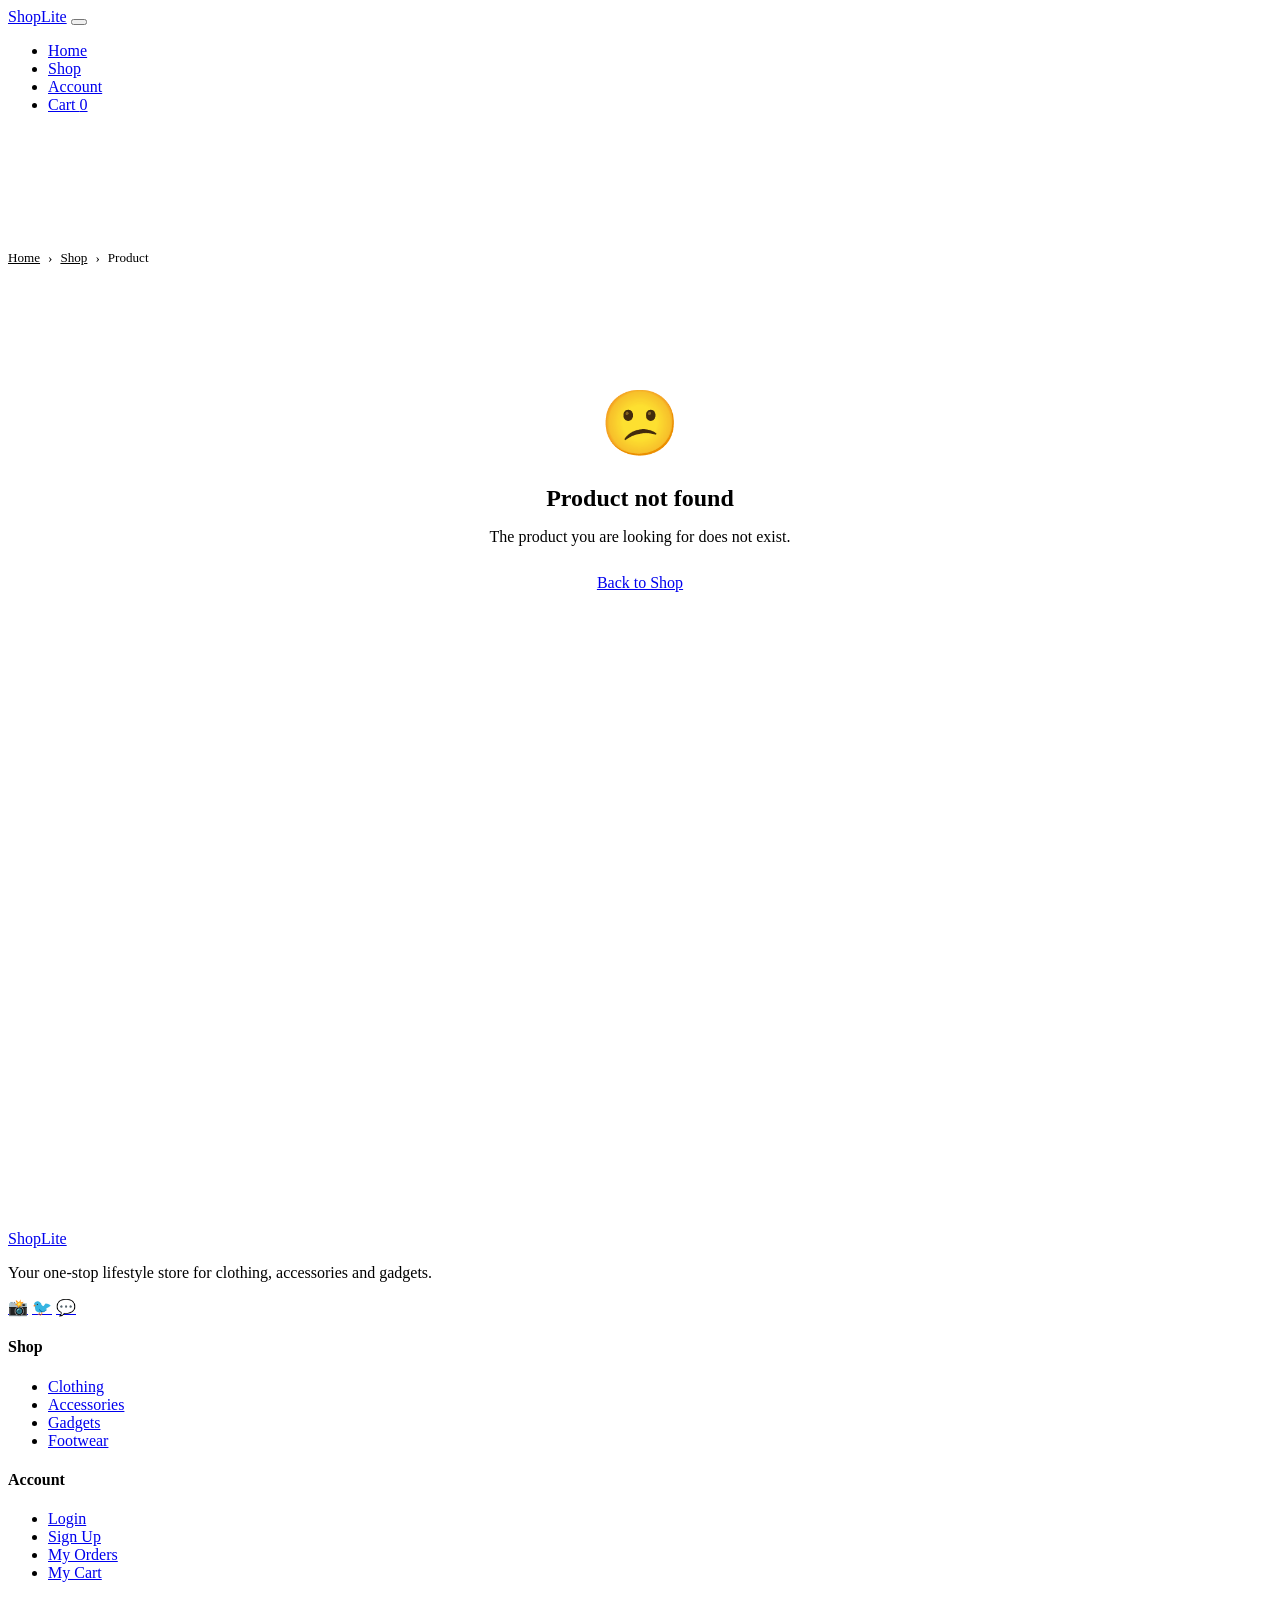
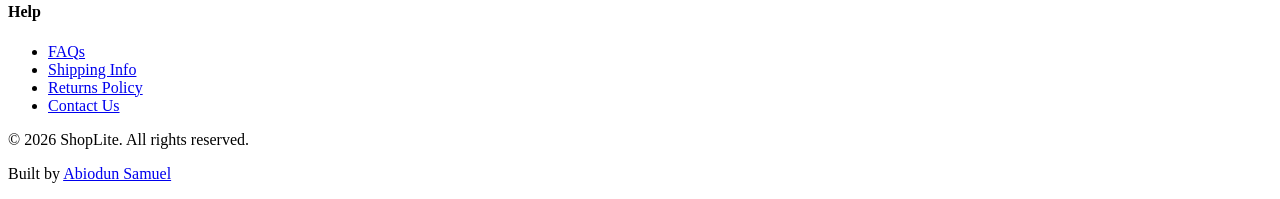
<file: product.html>
<!DOCTYPE html>
<html lang="en">
<head>
  <meta charset="UTF-8" />
  <meta name="viewport" content="width=device-width, initial-scale=1.0" />
  <meta name="description" content="Product details — ShopLite" />
  <title>Product | ShopLite</title>
  <link rel="icon" type="image/x-icon" href="assets/icons/favicon.ico" />
  <link rel="stylesheet" href="css/animations.css" />
  <link rel="stylesheet" href="css/responsive.css" />
  <style>
    .product-page {
      padding: 120px 0 80px;
      min-height: 100vh;
    }

    .breadcrumb {
      display: flex;
      align-items: center;
      gap: 8px;
      font-size: 0.82rem;
      color: var(--text-dim);
      margin-bottom: 40px;
      flex-wrap: wrap;
    }

    .breadcrumb a {
      color: var(--text-muted);
      transition: var(--transition);
    }

    .breadcrumb a:hover {
      color: var(--accent);
    }

    .breadcrumb span {
      color: var(--text-dim);
    }

    /* Detail Grid */
    .product-detail-grid {
      display: grid;
      grid-template-columns: 1fr 1fr;
      gap: 60px;
      align-items: start;
      margin-bottom: 80px;
    }

    /* Image */
    .detail-img-wrap {
      position: sticky;
      top: 100px;
    }

    .detail-img-main {
      position: relative;
      width: 100%;
      aspect-ratio: 1;
      background: var(--bg-2);
      border: 1px solid var(--border);
      border-radius: var(--radius);
      display: flex;
      align-items: center;
      justify-content: center;
      font-size: 8rem;
      margin-bottom: 16px;
      overflow: hidden;
    }

    .detail-img-main img {
      width: 100%;
      height: 100%;
      object-fit: cover;
    }

    .discount-tag {
      position: absolute;
      top: 16px;
      right: 16px;
      background: #ff4747;
      color: #fff;
      padding: 6px 12px;
      border-radius: 50px;
      font-size: 0.8rem;
      font-weight: 700;
    }

    .detail-img-thumbs {
      display: flex;
      gap: 12px;
    }

    .thumb {
      width: 72px;
      height: 72px;
      background: var(--bg-2);
      border: 1px solid var(--border);
      border-radius: var(--radius-sm);
      display: flex;
      align-items: center;
      justify-content: center;
      font-size: 1.8rem;
      cursor: pointer;
      transition: var(--transition);
    }

    .thumb.active,
    .thumb:hover {
      border-color: var(--accent);
    }

    /* Info */
    .detail-category {
      font-size: 0.75rem;
      font-weight: 500;
      letter-spacing: 0.15em;
      text-transform: uppercase;
      color: var(--accent);
      margin-bottom: 8px;
    }

    .detail-name {
      font-family: var(--font-head);
      font-size: clamp(1.6rem, 3vw, 2.4rem);
      font-weight: 800;
      line-height: 1.15;
      margin-bottom: 20px;
      color: var(--text);
    }

    .detail-price-row {
      display: flex;
      align-items: center;
      gap: 12px;
      margin-bottom: 20px;
      flex-wrap: wrap;
    }

    .detail-price {
      font-family: var(--font-head);
      font-size: 2rem;
      font-weight: 800;
      color: var(--accent);
    }

    .detail-old-price {
      font-size: 1.1rem;
      color: var(--text-dim);
      text-decoration: line-through;
    }

    .detail-discount {
      padding: 4px 10px;
      background: rgba(255,71,71,0.1);
      border: 1px solid rgba(255,71,71,0.2);
      border-radius: 50px;
      font-size: 0.78rem;
      font-weight: 600;
      color: #ff4747;
    }

    .detail-desc {
      font-size: 0.95rem;
      color: var(--text-muted);
      line-height: 1.8;
      margin-bottom: 28px;
      padding-bottom: 28px;
      border-bottom: 1px solid var(--border);
    }

    /* Options */
    .detail-option {
      margin-bottom: 24px;
    }

    .detail-option label {
      display: block;
      font-size: 0.82rem;
      font-weight: 600;
      letter-spacing: 0.1em;
      text-transform: uppercase;
      color: var(--text-muted);
      margin-bottom: 10px;
    }

    .option-btns {
      display: flex;
      gap: 8px;
      flex-wrap: wrap;
    }

    .option-btn {
      padding: 8px 16px;
      border: 1px solid var(--border);
      border-radius: var(--radius-sm);
      background: transparent;
      color: var(--text-muted);
      font-size: 0.85rem;
      font-family: var(--font-body);
      cursor: pointer;
      transition: var(--transition);
    }

    .option-btn:hover {
      border-color: var(--accent);
      color: var(--accent);
    }

    .option-btn.active {
      border-color: var(--accent);
      background: var(--accent);
      color: #0a0a0f;
      font-weight: 700;
    }

    /* Quantity */
    .detail-qty {
      margin-bottom: 28px;
    }

    .detail-qty label {
      display: block;
      font-size: 0.82rem;
      font-weight: 600;
      letter-spacing: 0.1em;
      text-transform: uppercase;
      color: var(--text-muted);
      margin-bottom: 10px;
    }

    .qty-control {
      display: inline-flex;
      align-items: center;
      gap: 0;
      background: var(--bg-3);
      border: 1px solid var(--border);
      border-radius: var(--radius-sm);
      overflow: hidden;
    }

    .qty-btn {
      width: 42px;
      height: 42px;
      background: transparent;
      border: none;
      color: var(--text);
      font-size: 1.2rem;
      cursor: pointer;
      transition: var(--transition);
      font-family: var(--font-body);
    }

    .qty-btn:hover {
      background: var(--accent);
      color: #0a0a0f;
    }

    .qty-value {
      width: 48px;
      text-align: center;
      font-size: 1rem;
      font-weight: 600;
      color: var(--text);
      border-left: 1px solid var(--border);
      border-right: 1px solid var(--border);
      line-height: 42px;
    }

    /* Actions */
    .detail-actions {
      display: flex;
      gap: 12px;
      margin-bottom: 28px;
      flex-wrap: wrap;
    }

    .detail-cart-btn {
      flex: 1;
      justify-content: center;
      min-width: 160px;
    }

    .detail-wish-btn {
      min-width: 130px;
      justify-content: center;
    }

    /* Meta */
    .detail-meta {
      display: flex;
      flex-direction: column;
      gap: 12px;
      padding-top: 24px;
      border-top: 1px solid var(--border);
    }

    .meta-item {
      display: flex;
      align-items: center;
      gap: 10px;
      font-size: 0.88rem;
      color: var(--text-muted);
    }

    /* Related */
    .related-section {
      padding-top: 60px;
      border-top: 1px solid var(--border);
    }

    /* Not found */
    .product-not-found {
      text-align: center;
      padding: 80px 20px;
    }

    .not-found-icon {
      font-size: 4rem;
      margin-bottom: 20px;
    }

    .product-not-found h3 {
      font-family: var(--font-head);
      font-size: 1.5rem;
      margin-bottom: 10px;
    }

    .product-not-found p {
      color: var(--text-muted);
      margin-bottom: 28px;
    }

    /* Responsive */
    @media (max-width: 768px) {
      .product-detail-grid {
        grid-template-columns: 1fr;
        gap: 36px;
      }

      .detail-img-wrap {
        position: static;
      }

      .detail-img-main {
        font-size: 5rem;
      }

      .detail-actions {
        flex-direction: column;
      }

      .detail-cart-btn,
      .detail-wish-btn {
        width: 100%;
      }
    }

    @media (max-width: 480px) {
      .product-page {
        padding: 100px 0 60px;
      }

      .detail-img-main {
        font-size: 4rem;
      }

      .detail-price {
        font-size: 1.6rem;
      }
    }
  </style>
</head>
<body>

  <!-- NAVBAR -->
  <nav class="navbar scrolled" id="navbar">
    <div class="nav-inner">
      <a href="index.html" class="nav-logo">Shop<span>Lite</span></a>
      <button class="nav-toggle" id="navToggle" aria-label="Toggle menu">
        <span></span><span></span><span></span>
      </button>
      <ul class="nav-links" id="navLinks">
        <li><a href="index.html">Home</a></li>
        <li><a href="shop.html">Shop</a></li>
        <li><a href="login.html">Account</a></li>
        <li><a href="cart.html" class="nav-cart">
          Cart <span class="cart-count" id="cartCount">0</span>
        </a></li>
      </ul>
    </div>
  </nav>

  <!-- PRODUCT PAGE -->
  <main class="product-page">
    <div class="container">

      <!-- BREADCRUMB -->
      <div class="breadcrumb">
        <a href="index.html">Home</a>
        <span>›</span>
        <a href="shop.html">Shop</a>
        <span>›</span>
        <span id="breadcrumbName">Product</span>
      </div>

      <!-- PRODUCT DETAIL (rendered by JS) -->
      <div id="productDetail"></div>

    </div>
  </main>

  <!-- FOOTER -->
  <footer class="footer">
    <div class="container">
      <div class="footer-grid">
        <div class="footer-brand">
          <a href="index.html" class="nav-logo">Shop<span>Lite</span></a>
          <p>Your one-stop lifestyle store for clothing, accessories and gadgets.</p>
          <div class="footer-socials">
            <a href="#" title="Instagram">📸</a>
            <a href="#" title="Twitter">🐦</a>
            <a href="#" title="WhatsApp">💬</a>
          </div>
        </div>
        <div class="footer-col">
          <h4>Shop</h4>
          <ul>
            <li><a href="shop.html?category=clothing">Clothing</a></li>
            <li><a href="shop.html?category=accessories">Accessories</a></li>
            <li><a href="shop.html?category=gadgets">Gadgets</a></li>
            <li><a href="shop.html?category=footwear">Footwear</a></li>
          </ul>
        </div>
        <div class="footer-col">
          <h4>Account</h4>
          <ul>
            <li><a href="login.html">Login</a></li>
            <li><a href="login.html?mode=signup">Sign Up</a></li>
            <li><a href="orders.html">My Orders</a></li>
            <li><a href="cart.html">My Cart</a></li>
          </ul>
        </div>
        <div class="footer-col">
          <h4>Help</h4>
          <ul>
            <li><a href="#">FAQs</a></li>
            <li><a href="#">Shipping Info</a></li>
            <li><a href="#">Returns Policy</a></li>
            <li><a href="#">Contact Us</a></li>
          </ul>
        </div>
      </div>
      <div class="footer-bottom">
        <p>© 2025 ShopLite. All rights reserved.</p>
        <p>Built by <a href="../index.html">Abiodun Samuel</a></p>
      </div>
    </div>
  </footer>

  <!-- TOAST -->
  <div class="toast" id="toast"></div>

  <script src="js/main.js"></script>
  <script src="js/cart.js"></script>
  <script src="js/shop.js"></script>
  <script src="js/product.js"></script>
  <script>
    // Update breadcrumb name from URL
    window.addEventListener('load', () => {
      const id = new URLSearchParams(window.location.search).get('id');
      const product = getProductById(id);
      const breadcrumb = document.getElementById('breadcrumbName');
      if (product && breadcrumb) {
        breadcrumb.textContent = product.name;
        document.title = product.name + ' | ShopLite';
      }
    });
  </script>

</body>
</html>
</file>
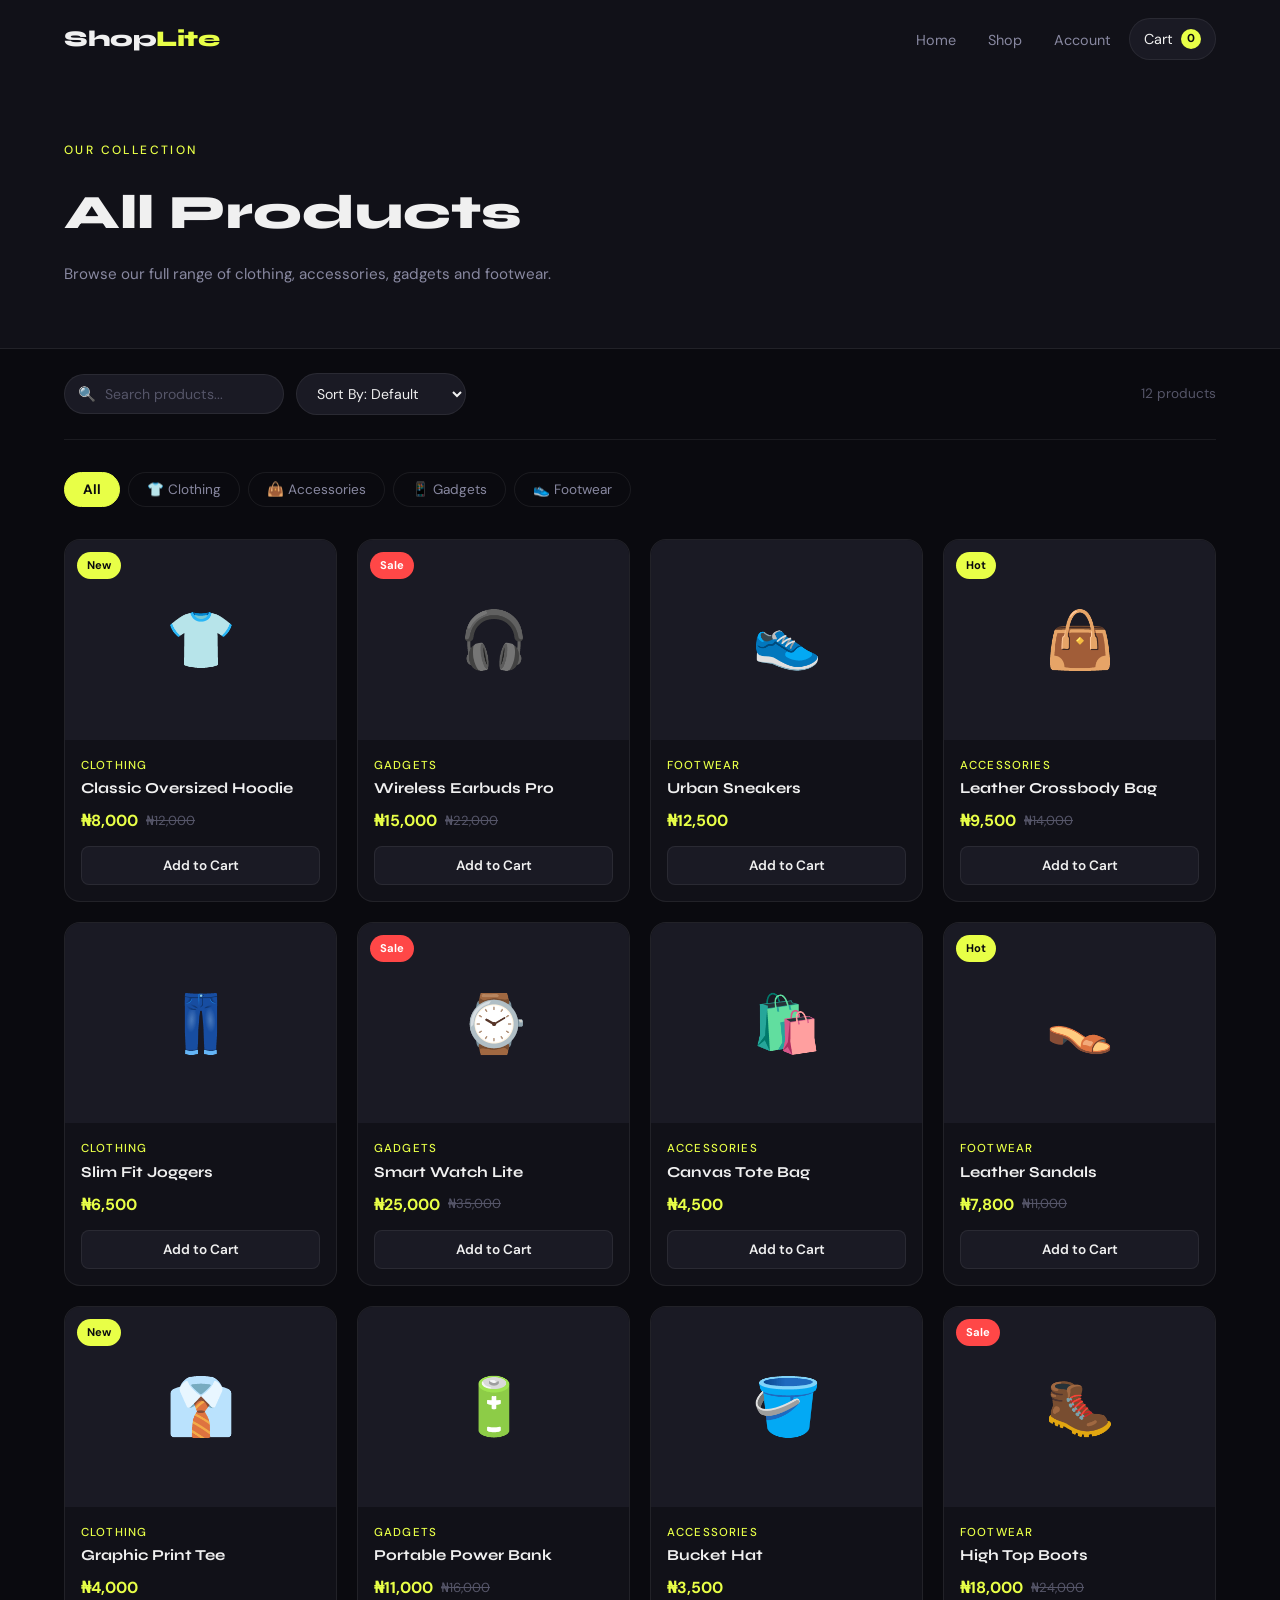
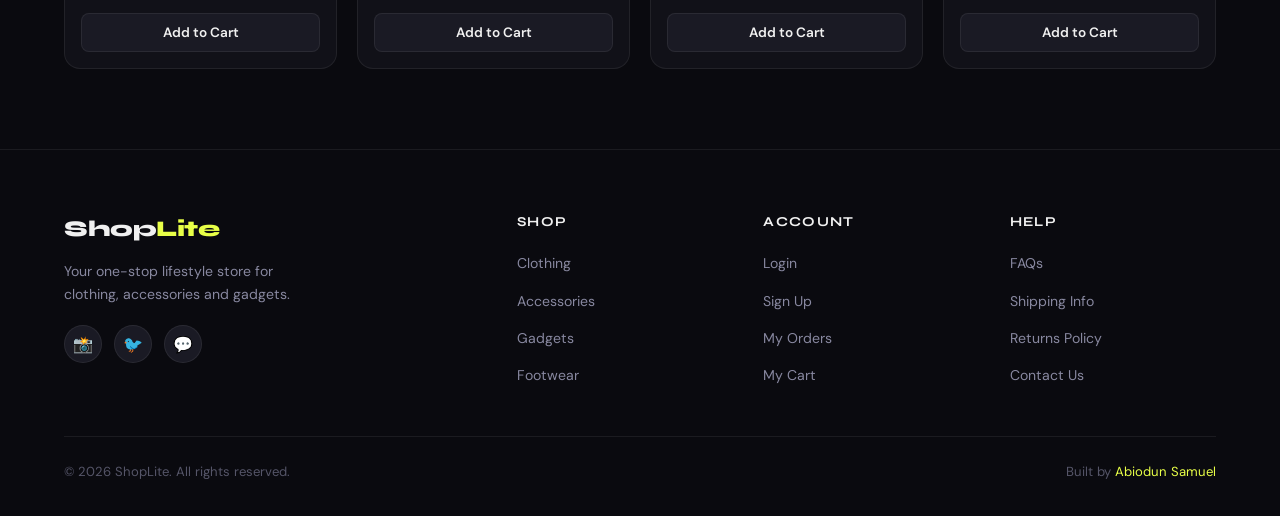
<file: shop.html>
<!DOCTYPE html>
<html lang="en">
<head>
  <meta charset="UTF-8" />
  <meta name="viewport" content="width=device-width, initial-scale=1.0" />
  <meta name="description" content="Shop all products on ShopLite — clothing, accessories, gadgets and footwear." />
  <title>Shop | ShopLite</title>
  <link rel="icon" type="image/x-icon" href="assets/icons/favicon.ico" />
  <link href="https://fonts.googleapis.com/css2?family=Syne:wght@400;600;700;800&family=DM+Sans:ital,wght@0,300;0,400;0,500;1,300&display=swap" rel="stylesheet" />
  <link rel="stylesheet" href="css/style.css" />
  <link rel="stylesheet" href="css/animations.css" />
  <link rel="stylesheet" href="css/responsive.css" />
  <style>
    /* ---- SHOP PAGE SPECIFIC ---- */
    .shop-hero {
      padding: 140px 0 60px;
      background: var(--bg-2);
      border-bottom: 1px solid var(--border);
    }

    .shop-hero h1 {
      font-family: var(--font-head);
      font-size: clamp(2rem, 4vw, 3rem);
      font-weight: 800;
      margin-bottom: 8px;
    }

    .shop-hero p {
      color: var(--text-muted);
      font-size: 0.95rem;
    }

    .shop-toolbar {
      display: flex;
      align-items: center;
      justify-content: space-between;
      gap: 16px;
      flex-wrap: wrap;
      padding: 24px 0;
      border-bottom: 1px solid var(--border);
      margin-bottom: 32px;
    }

    .shop-toolbar-left {
      display: flex;
      align-items: center;
      gap: 12px;
      flex-wrap: wrap;
    }

    .search-wrap {
      position: relative;
    }

    .search-wrap input {
      padding: 10px 16px 10px 40px;
      background: var(--bg-3);
      border: 1px solid var(--border);
      border-radius: 50px;
      color: var(--text);
      font-size: 0.88rem;
      width: 220px;
      transition: var(--transition);
    }

    .search-wrap input:focus {
      border-color: var(--accent);
      outline: none;
      width: 260px;
    }

    .search-wrap input::placeholder {
      color: var(--text-dim);
    }

    .search-icon {
      position: absolute;
      left: 14px;
      top: 50%;
      transform: translateY(-50%);
      color: var(--text-dim);
      font-size: 0.9rem;
      pointer-events: none;
    }

    .sort-select {
      padding: 10px 16px;
      background: var(--bg-3);
      border: 1px solid var(--border);
      border-radius: 50px;
      color: var(--text);
      font-size: 0.88rem;
      cursor: pointer;
      transition: var(--transition);
      font-family: var(--font-body);
    }

    .sort-select:focus {
      border-color: var(--accent);
      outline: none;
    }

    .product-count {
      font-size: 0.85rem;
      color: var(--text-dim);
    }

    .filter-bar {
      display: flex;
      gap: 8px;
      flex-wrap: wrap;
      margin-bottom: 32px;
    }

    .filter-btn {
      padding: 8px 18px;
      border-radius: 50px;
      border: 1px solid var(--border);
      background: transparent;
      color: var(--text-muted);
      font-size: 0.85rem;
      font-family: var(--font-body);
      cursor: pointer;
      transition: var(--transition);
    }

    .filter-btn:hover {
      border-color: var(--accent);
      color: var(--accent);
    }

    .filter-btn.active {
      background: var(--accent);
      border-color: var(--accent);
      color: #0a0a0f;
      font-weight: 700;
    }

    .no-results {
      grid-column: 1 / -1;
      text-align: center;
      padding: 80px 20px;
    }

    .no-results-icon {
      font-size: 3rem;
      margin-bottom: 16px;
    }

    .no-results h3 {
      font-family: var(--font-head);
      font-size: 1.3rem;
      margin-bottom: 8px;
    }

    .no-results p {
      color: var(--text-muted);
      margin-bottom: 24px;
    }

    .shop-main {
      padding: 0 0 80px;
    }
  </style>
</head>
<body>

  <!-- NAVBAR -->
  <nav class="navbar scrolled" id="navbar">
    <div class="nav-inner">
      <a href="index.html" class="nav-logo">Shop<span>Lite</span></a>
      <button class="nav-toggle" id="navToggle" aria-label="Toggle menu">
        <span></span><span></span><span></span>
      </button>
      <ul class="nav-links" id="navLinks">
        <li><a href="index.html">Home</a></li>
        <li><a href="shop.html" class="active">Shop</a></li>
        <li><a href="login.html">Account</a></li>
        <li><a href="cart.html" class="nav-cart">
          Cart <span class="cart-count" id="cartCount">0</span>
        </a></li>
      </ul>
    </div>
  </nav>

  <!-- SHOP HERO -->
  <div class="shop-hero">
    <div class="container">
      <div class="section-label">Our Collection</div>
      <h1>All Products</h1>
      <p>Browse our full range of clothing, accessories, gadgets and footwear.</p>
    </div>
  </div>

  <!-- SHOP MAIN -->
  <main class="shop-main">
    <div class="container">

      <!-- TOOLBAR -->
      <div class="shop-toolbar">
        <div class="shop-toolbar-left">
          <div class="search-wrap">
            <span class="search-icon">🔍</span>
            <input
              type="text"
              id="searchInput"
              placeholder="Search products..."
            />
          </div>
          <select class="sort-select" id="sortSelect">
            <option value="default">Sort By: Default</option>
            <option value="price-low">Price: Low to High</option>
            <option value="price-high">Price: High to Low</option>
            <option value="name">Name: A to Z</option>
          </select>
        </div>
        <span class="product-count" id="productCount"></span>
      </div>

      <!-- FILTER BUTTONS -->
      <div class="filter-bar">
        <button class="filter-btn active" data-category="all" onclick="filterByCategory('all')">All</button>
        <button class="filter-btn" data-category="clothing" onclick="filterByCategory('clothing')">👕 Clothing</button>
        <button class="filter-btn" data-category="accessories" onclick="filterByCategory('accessories')">👜 Accessories</button>
        <button class="filter-btn" data-category="gadgets" onclick="filterByCategory('gadgets')">📱 Gadgets</button>
        <button class="filter-btn" data-category="footwear" onclick="filterByCategory('footwear')">👟 Footwear</button>
      </div>

      <!-- PRODUCTS GRID -->
      <div class="products-grid" id="shopGrid"></div>

    </div>
  </main>

  <!-- FOOTER -->
  <footer class="footer">
    <div class="container">
      <div class="footer-grid">
        <div class="footer-brand">
          <a href="index.html" class="nav-logo">Shop<span>Lite</span></a>
          <p>Your one-stop lifestyle store for clothing, accessories and gadgets.</p>
          <div class="footer-socials">
            <a href="#" title="Instagram">📸</a>
            <a href="#" title="Twitter">🐦</a>
            <a href="#" title="WhatsApp">💬</a>
          </div>
        </div>
        <div class="footer-col">
          <h4>Shop</h4>
          <ul>
            <li><a href="shop.html?category=clothing">Clothing</a></li>
            <li><a href="shop.html?category=accessories">Accessories</a></li>
            <li><a href="shop.html?category=gadgets">Gadgets</a></li>
            <li><a href="shop.html?category=footwear">Footwear</a></li>
          </ul>
        </div>
        <div class="footer-col">
          <h4>Account</h4>
          <ul>
            <li><a href="login.html">Login</a></li>
            <li><a href="login.html?mode=signup">Sign Up</a></li>
            <li><a href="orders.html">My Orders</a></li>
            <li><a href="cart.html">My Cart</a></li>
          </ul>
        </div>
        <div class="footer-col">
          <h4>Help</h4>
          <ul>
            <li><a href="#">FAQs</a></li>
            <li><a href="#">Shipping Info</a></li>
            <li><a href="#">Returns Policy</a></li>
            <li><a href="#">Contact Us</a></li>
          </ul>
        </div>
      </div>
      <div class="footer-bottom">
        <p>© 2025 ShopLite. All rights reserved.</p>
        <p>Built by <a href="../index.html">Abiodun Samuel</a></p>
      </div>
    </div>
  </footer>

  <!-- TOAST -->
  <div class="toast" id="toast"></div>

  <script src="js/main.js"></script>
  <script src="js/cart.js"></script>
  <script src="js/shop.js"></script>

</body>
</html>
</file>
<file: css/style.css>
/* ===========================
   ROOT VARIABLES
=========================== */
:root {
  --bg: #0a0a0f;
  --bg-2: #111118;
  --bg-3: #1a1a24;
  --bg-4: #22222e;
  --accent: #e8ff47;
  --accent-2: #7c6aff;
  --accent-green: #4ade80;
  --text: #f0f0f0;
  --text-muted: #8888a0;
  --text-dim: #555568;
  --border: rgba(255,255,255,0.07);
  --card-bg: rgba(255,255,255,0.03);
  --radius: 16px;
  --radius-sm: 8px;
  --radius-xs: 6px;
  --font-head: 'Syne', sans-serif;
  --font-body: 'DM Sans', sans-serif;
  --transition: 0.3s ease;
  --shadow: 0 8px 40px rgba(0,0,0,0.4);
  --shadow-card: 0 4px 24px rgba(0,0,0,0.3);
  --max-width: 1200px;
}

/* ===========================
   RESET & BASE
=========================== */
*, *::before, *::after {
  margin: 0;
  padding: 0;
  box-sizing: border-box;
}

html {
  scroll-behavior: smooth;
  font-size: 16px;
}

body {
  background-color: var(--bg);
  color: var(--text);
  font-family: var(--font-body);
  font-weight: 400;
  line-height: 1.7;
  overflow-x: hidden;
}

img {
  max-width: 100%;
  display: block;
}

a {
  text-decoration: none;
  color: inherit;
}

ul {
  list-style: none;
}

input, button {
  font-family: var(--font-body);
  outline: none;
}

/* ===========================
   UTILITY
=========================== */
.container {
  width: 100%;
  max-width: var(--max-width);
  margin: 0 auto;
  padding: 0 24px;
}

.section {
  padding: 90px 0;
}

.section-label {
  font-size: 0.75rem;
  font-weight: 500;
  letter-spacing: 0.2em;
  text-transform: uppercase;
  color: var(--accent);
  margin-bottom: 12px;
}

.section-title {
  font-family: var(--font-head);
  font-size: clamp(1.8rem, 3.5vw, 2.8rem);
  font-weight: 800;
  line-height: 1.15;
  margin-bottom: 40px;
  color: var(--text);
}

.section-top {
  display: flex;
  align-items: flex-end;
  justify-content: space-between;
  margin-bottom: 40px;
  flex-wrap: wrap;
  gap: 16px;
}

.section-top .section-title {
  margin-bottom: 0;
}

/* ===========================
   BUTTONS
=========================== */
.btn {
  display: inline-flex;
  align-items: center;
  gap: 8px;
  padding: 14px 28px;
  border-radius: 50px;
  font-size: 0.95rem;
  font-weight: 600;
  cursor: pointer;
  transition: var(--transition);
  border: none;
  font-family: var(--font-body);
}

.btn-primary {
  background: var(--accent);
  color: #0a0a0f;
}

.btn-primary:hover {
  background: #d4eb2a;
  transform: translateY(-2px);
  box-shadow: 0 8px 24px rgba(232,255,71,0.25);
}

.btn-ghost {
  background: transparent;
  color: var(--text);
  border: 1px solid var(--border);
}

.btn-ghost:hover {
  border-color: var(--accent);
  color: var(--accent);
  transform: translateY(-2px);
}

.btn:active {
  transform: scale(0.97);
}

/* ===========================
   NAVBAR
=========================== */
.navbar {
  position: fixed;
  top: 0;
  left: 0;
  right: 0;
  z-index: 1000;
  padding: 18px 0;
  transition: var(--transition);
}

.navbar.scrolled {
  background: rgba(10,10,15,0.95);
  backdrop-filter: blur(20px);
  -webkit-backdrop-filter: blur(20px);
  padding: 12px 0;
  border-bottom: 1px solid var(--border);
}

.nav-inner {
  max-width: var(--max-width);
  margin: 0 auto;
  padding: 0 24px;
  display: flex;
  align-items: center;
  justify-content: space-between;
}

.nav-logo {
  font-family: var(--font-head);
  font-size: 1.4rem;
  font-weight: 800;
  color: var(--text);
  letter-spacing: -0.02em;
}

.nav-logo span {
  color: var(--accent);
}

.nav-links {
  display: flex;
  align-items: center;
  gap: 4px;
}

.nav-links li a {
  padding: 8px 14px;
  border-radius: 50px;
  font-size: 0.9rem;
  color: var(--text-muted);
  transition: var(--transition);
}

.nav-links li a:hover,
.nav-links li a.active {
  color: var(--text);
  background: var(--card-bg);
}

.nav-cart {
  display: inline-flex;
  align-items: center;
  gap: 8px;
  background: var(--bg-3) !important;
  border: 1px solid var(--border) !important;
  border-radius: 50px !important;
  color: var(--text) !important;
}

.cart-count {
  display: inline-flex;
  align-items: center;
  justify-content: center;
  width: 20px;
  height: 20px;
  background: var(--accent);
  color: #0a0a0f;
  border-radius: 50%;
  font-size: 0.72rem;
  font-weight: 700;
  line-height: 1;
}

.nav-toggle {
  display: none;
  flex-direction: column;
  gap: 5px;
  background: none;
  border: none;
  cursor: pointer;
  padding: 4px;
}

.nav-toggle span {
  display: block;
  width: 24px;
  height: 2px;
  background: var(--text);
  border-radius: 2px;
  transition: var(--transition);
}

/* ===========================
   HERO
=========================== */
.hero {
  min-height: 100vh;
  display: flex;
  align-items: center;
  position: relative;
  overflow: hidden;
  padding: 120px 24px 80px;
}

.hero-bg-grid {
  position: absolute;
  inset: 0;
  background-image:
    linear-gradient(rgba(255,255,255,0.02) 1px, transparent 1px),
    linear-gradient(90deg, rgba(255,255,255,0.02) 1px, transparent 1px);
  background-size: 60px 60px;
  pointer-events: none;
}

.hero-blob {
  position: absolute;
  border-radius: 50%;
  filter: blur(100px);
  pointer-events: none;
}

.blob-1 {
  width: 500px;
  height: 500px;
  background: var(--accent-2);
  top: -150px;
  right: -100px;
  opacity: 0.25;
}

.blob-2 {
  width: 350px;
  height: 350px;
  background: var(--accent);
  bottom: -80px;
  left: -80px;
  opacity: 0.08;
}

.hero-inner {
  position: relative;
  z-index: 1;
  max-width: var(--max-width);
  width: 100%;
  margin: 0 auto;
  display: grid;
  grid-template-columns: 1fr 1fr;
  align-items: center;
  gap: 60px;
}

.hero-tag {
  display: inline-block;
  font-size: 0.82rem;
  font-weight: 500;
  letter-spacing: 0.1em;
  color: var(--accent);
  margin-bottom: 16px;
  padding: 6px 14px;
  background: rgba(232,255,71,0.08);
  border: 1px solid rgba(232,255,71,0.2);
  border-radius: 50px;
}

.hero-title {
  font-family: var(--font-head);
  font-size: clamp(2.8rem, 5.5vw, 5rem);
  font-weight: 800;
  line-height: 1.05;
  letter-spacing: -0.03em;
  margin-bottom: 20px;
}

.hero-title-accent {
  color: var(--accent);
  display: block;
}

.hero-sub {
  font-size: 1.05rem;
  color: var(--text-muted);
  line-height: 1.7;
  margin-bottom: 32px;
  max-width: 460px;
}

.hero-actions {
  display: flex;
  gap: 14px;
  flex-wrap: wrap;
  margin-bottom: 32px;
}

.hero-trust {
  display: flex;
  gap: 20px;
  flex-wrap: wrap;
}

.trust-item {
  display: flex;
  align-items: center;
  gap: 6px;
  font-size: 0.82rem;
  color: var(--text-dim);
}

/* Hero Visual */
.hero-visual {
  display: flex;
  justify-content: center;
  align-items: center;
}

.hero-card-stack {
  position: relative;
  width: 280px;
  height: 340px;
}

.hero-product-card {
  position: absolute;
  width: 220px;
  background: var(--bg-2);
  border: 1px solid var(--border);
  border-radius: var(--radius);
  overflow: hidden;
  box-shadow: var(--shadow-card);
}

.card-back {
  top: 0;
  right: 0;
  transform: rotate(6deg);
  opacity: 0.6;
}

.card-front {
  bottom: 0;
  left: 0;
  transform: rotate(-2deg);
  z-index: 1;
}

.hpc-img {
  width: 100%;
  height: 140px;
  background: var(--bg-3);
  display: flex;
  align-items: center;
  justify-content: center;
  font-size: 3rem;
}

.hpc-img.featured {
  background: linear-gradient(135deg, var(--bg-3), var(--bg-4));
}

.hpc-img::after {
  content: '👕';
  font-size: 3rem;
}

.hpc-img.featured::after {
  content: '🧥';
}

.hpc-badge {
  position: absolute;
  top: 12px;
  left: 12px;
  padding: 4px 10px;
  background: var(--accent);
  color: #0a0a0f;
  border-radius: 50px;
  font-size: 0.7rem;
  font-weight: 700;
}

.hpc-info {
  padding: 12px 14px 6px;
  display: flex;
  justify-content: space-between;
  align-items: center;
}

.hpc-name {
  font-size: 0.85rem;
  font-weight: 600;
  color: var(--text);
}

.hpc-price {
  font-size: 0.85rem;
  font-weight: 700;
  color: var(--accent);
}

.hpc-btn {
  display: block;
  width: calc(100% - 28px);
  margin: 8px 14px 14px;
  padding: 8px;
  background: var(--accent);
  color: #0a0a0f;
  border: none;
  border-radius: 50px;
  font-size: 0.8rem;
  font-weight: 700;
  cursor: pointer;
  transition: var(--transition);
}

.hpc-btn:hover {
  background: #d4eb2a;
}

/* ===========================
   MARQUEE STRIP
=========================== */
.marquee-strip {
  background: var(--accent);
  padding: 12px 0;
  overflow: hidden;
  white-space: nowrap;
}

.marquee-track {
  display: inline-flex;
  gap: 32px;
  animation: marquee 25s linear infinite;
}

.marquee-track span {
  font-size: 0.82rem;
  font-weight: 600;
  color: #0a0a0f;
  letter-spacing: 0.05em;
  text-transform: uppercase;
  flex-shrink: 0;
}

@keyframes marquee {
  from { transform: translateX(0); }
  to { transform: translateX(-50%); }
}

/* ===========================
   CATEGORIES
=========================== */
.categories {
  background: var(--bg-2);
}

.categories-grid {
  display: grid;
  grid-template-columns: repeat(4, 1fr);
  gap: 20px;
}

.category-card {
  background: var(--bg-3);
  border: 1px solid var(--border);
  border-radius: var(--radius);
  padding: 28px 24px;
  display: flex;
  flex-direction: column;
  gap: 8px;
  transition: var(--transition);
  position: relative;
  overflow: hidden;
}

.category-card:hover {
  border-color: rgba(232,255,71,0.3);
  transform: translateY(-4px);
  box-shadow: var(--shadow-card);
}

.cat-icon {
  font-size: 2.2rem;
  margin-bottom: 4px;
}

.category-card h3 {
  font-family: var(--font-head);
  font-size: 1.1rem;
  font-weight: 700;
  color: var(--text);
}

.category-card p {
  font-size: 0.82rem;
  color: var(--text-muted);
  line-height: 1.5;
}

.cat-arrow {
  position: absolute;
  bottom: 20px;
  right: 20px;
  font-size: 1.1rem;
  color: var(--text-dim);
  transition: var(--transition);
}

.category-card:hover .cat-arrow {
  color: var(--accent);
  transform: translateX(4px);
}

/* ===========================
   PRODUCTS GRID
=========================== */
.featured {
  background: var(--bg);
}

.products-grid {
  display: grid;
  grid-template-columns: repeat(4, 1fr);
  gap: 20px;
}

.product-card {
  background: var(--bg-2);
  border: 1px solid var(--border);
  border-radius: var(--radius);
  overflow: hidden;
  transition: var(--transition);
}

.product-card:hover {
  border-color: rgba(232,255,71,0.15);
  transform: translateY(-4px);
  box-shadow: var(--shadow-card);
}

.product-img {
  position: relative;
  width: 100%;
  height: 200px;
  background: var(--bg-3);
  display: flex;
  align-items: center;
  justify-content: center;
  overflow: hidden;
}

.product-img img {
  width: 100%;
  height: 100%;
  object-fit: cover;
  transition: transform 0.4s ease;
}

.product-card:hover .product-img img {
  transform: scale(1.05);
}

.product-img-placeholder {
  font-size: 3.5rem;
  user-select: none;
}

.product-badge {
  position: absolute;
  top: 12px;
  left: 12px;
  padding: 4px 10px;
  background: var(--accent);
  color: #0a0a0f;
  border-radius: 50px;
  font-size: 0.7rem;
  font-weight: 700;
  z-index: 1;
}

.product-badge.sale {
  background: #ff4747;
  color: #fff;
}

.product-actions {
  position: absolute;
  top: 12px;
  right: 12px;
  display: flex;
  flex-direction: column;
  gap: 6px;
  opacity: 0;
  transform: translateX(10px);
  transition: var(--transition);
  z-index: 1;
}

.product-card:hover .product-actions {
  opacity: 1;
  transform: translateX(0);
}

.action-btn {
  width: 34px;
  height: 34px;
  background: rgba(10,10,15,0.85);
  border: 1px solid var(--border);
  border-radius: 50%;
  display: flex;
  align-items: center;
  justify-content: center;
  font-size: 0.9rem;
  cursor: pointer;
  transition: var(--transition);
  backdrop-filter: blur(8px);
}

.action-btn:hover {
  background: var(--accent);
  border-color: var(--accent);
}

.product-info {
  padding: 16px;
}

.product-category {
  font-size: 0.72rem;
  font-weight: 500;
  letter-spacing: 0.1em;
  text-transform: uppercase;
  color: var(--accent);
  margin-bottom: 4px;
}

.product-name {
  font-family: var(--font-head);
  font-size: 0.95rem;
  font-weight: 700;
  color: var(--text);
  margin-bottom: 8px;
  line-height: 1.3;
}

.product-price-row {
  display: flex;
  align-items: center;
  gap: 8px;
  margin-bottom: 12px;
}

.product-price {
  font-size: 1rem;
  font-weight: 700;
  color: var(--accent);
}

.product-old-price {
  font-size: 0.82rem;
  color: var(--text-dim);
  text-decoration: line-through;
}

.add-to-cart-btn {
  width: 100%;
  padding: 10px;
  background: var(--bg-3);
  border: 1px solid var(--border);
  border-radius: var(--radius-sm);
  color: var(--text);
  font-size: 0.85rem;
  font-weight: 600;
  cursor: pointer;
  transition: var(--transition);
}

.add-to-cart-btn:hover {
  background: var(--accent);
  border-color: var(--accent);
  color: #0a0a0f;
}

/* ===========================
   PROMO BANNER
=========================== */
.promo-banner {
  background: var(--bg-2);
}

.promo-inner {
  background: linear-gradient(135deg, var(--bg-3) 0%, rgba(124,106,255,0.1) 100%);
  border: 1px solid rgba(124,106,255,0.2);
  border-radius: 24px;
  padding: 60px;
  display: grid;
  grid-template-columns: 1fr auto;
  align-items: center;
  gap: 40px;
  position: relative;
  overflow: hidden;
}

.promo-inner::before {
  content: '';
  position: absolute;
  top: -60px;
  right: 200px;
  width: 300px;
  height: 300px;
  background: var(--accent-2);
  border-radius: 50%;
  filter: blur(80px);
  opacity: 0.15;
  pointer-events: none;
}

.promo-tag {
  font-size: 0.75rem;
  font-weight: 500;
  letter-spacing: 0.15em;
  text-transform: uppercase;
  color: var(--accent-2);
  margin-bottom: 12px;
}

.promo-text h2 {
  font-family: var(--font-head);
  font-size: clamp(1.8rem, 3vw, 2.8rem);
  font-weight: 800;
  line-height: 1.15;
  margin-bottom: 12px;
  color: var(--text);
}

.promo-text h2 span {
  color: var(--accent);
}

.promo-sub {
  font-size: 0.92rem;
  color: var(--text-muted);
  margin-bottom: 24px;
}

.promo-sub strong {
  color: var(--accent);
  font-weight: 700;
}

.promo-visual {
  flex-shrink: 0;
}

.promo-circle {
  width: 140px;
  height: 140px;
  background: var(--accent);
  border-radius: 50%;
  display: flex;
  flex-direction: column;
  align-items: center;
  justify-content: center;
  animation: float 4s ease-in-out infinite;
}

.promo-percent {
  font-family: var(--font-head);
  font-size: 2.5rem;
  font-weight: 800;
  color: #0a0a0f;
  line-height: 1;
}

.promo-off {
  font-size: 0.85rem;
  font-weight: 700;
  color: #0a0a0f;
  letter-spacing: 0.1em;
}

/* ===========================
   WHY SHOPLITE
=========================== */
.why {
  background: var(--bg);
}

.why-grid {
  display: grid;
  grid-template-columns: repeat(3, 1fr);
  gap: 20px;
}

.why-card {
  background: var(--bg-2);
  border: 1px solid var(--border);
  border-radius: var(--radius);
  padding: 28px;
  transition: var(--transition);
}

.why-card:hover {
  border-color: rgba(232,255,71,0.15);
  transform: translateY(-3px);
}

.why-icon {
  font-size: 2rem;
  margin-bottom: 14px;
}

.why-card h3 {
  font-family: var(--font-head);
  font-size: 1rem;
  font-weight: 700;
  color: var(--text);
  margin-bottom: 8px;
}

.why-card p {
  font-size: 0.88rem;
  color: var(--text-muted);
  line-height: 1.6;
}

/* ===========================
   NEWSLETTER
=========================== */
.newsletter {
  background: var(--bg-2);
}

.newsletter-inner {
  max-width: 600px;
  margin: 0 auto;
  text-align: center;
}

.newsletter-inner h2 {
  font-family: var(--font-head);
  font-size: clamp(1.6rem, 3vw, 2.2rem);
  font-weight: 800;
  margin-bottom: 12px;
}

.newsletter-inner p {
  color: var(--text-muted);
  margin-bottom: 28px;
  font-size: 0.95rem;
}

.newsletter-form {
  display: flex;
  gap: 10px;
  max-width: 480px;
  margin: 0 auto 12px;
}

.newsletter-form input {
  flex: 1;
  padding: 14px 20px;
  background: var(--bg-3);
  border: 1px solid var(--border);
  border-radius: 50px;
  color: var(--text);
  font-size: 0.9rem;
  transition: var(--transition);
}

.newsletter-form input::placeholder {
  color: var(--text-dim);
}

.newsletter-form input:focus {
  border-color: var(--accent);
  outline: none;
}

.newsletter-form button {
  padding: 14px 24px;
  background: var(--accent);
  color: #0a0a0f;
  border: none;
  border-radius: 50px;
  font-size: 0.9rem;
  font-weight: 700;
  cursor: pointer;
  transition: var(--transition);
  white-space: nowrap;
}

.newsletter-form button:hover {
  background: #d4eb2a;
}

.newsletter-note {
  font-size: 0.82rem;
  color: var(--accent-green);
  min-height: 20px;
}

/* ===========================
   FOOTER
=========================== */
.footer {
  background: var(--bg);
  border-top: 1px solid var(--border);
  padding: 60px 0 32px;
}

.footer-grid {
  display: grid;
  grid-template-columns: 2fr 1fr 1fr 1fr;
  gap: 40px;
  margin-bottom: 48px;
}

.footer-brand p {
  font-size: 0.88rem;
  color: var(--text-muted);
  margin-top: 12px;
  margin-bottom: 20px;
  max-width: 260px;
  line-height: 1.6;
}

.footer-socials {
  display: flex;
  gap: 12px;
}

.footer-socials a {
  width: 38px;
  height: 38px;
  background: var(--bg-3);
  border: 1px solid var(--border);
  border-radius: 50%;
  display: flex;
  align-items: center;
  justify-content: center;
  font-size: 1rem;
  transition: var(--transition);
}

.footer-socials a:hover {
  border-color: var(--accent);
  background: rgba(232,255,71,0.05);
}

.footer-col h4 {
  font-family: var(--font-head);
  font-size: 0.85rem;
  font-weight: 700;
  letter-spacing: 0.1em;
  text-transform: uppercase;
  color: var(--text);
  margin-bottom: 16px;
}

.footer-col ul {
  display: flex;
  flex-direction: column;
  gap: 10px;
}

.footer-col ul li a {
  font-size: 0.88rem;
  color: var(--text-muted);
  transition: var(--transition);
}

.footer-col ul li a:hover {
  color: var(--accent);
}

.footer-bottom {
  padding-top: 24px;
  border-top: 1px solid var(--border);
  display: flex;
  justify-content: space-between;
  align-items: center;
  flex-wrap: wrap;
  gap: 12px;
}

.footer-bottom p {
  font-size: 0.82rem;
  color: var(--text-dim);
}

.footer-bottom a {
  color: var(--accent);
  transition: var(--transition);
}

.footer-bottom a:hover {
  text-decoration: underline;
}

/* ===========================
   TOAST NOTIFICATION
=========================== */
.toast {
  position: fixed;
  bottom: 28px;
  right: 28px;
  background: var(--bg-3);
  border: 1px solid var(--border);
  border-radius: var(--radius-sm);
  padding: 14px 20px;
  font-size: 0.88rem;
  color: var(--text);
  z-index: 9999;
  opacity: 0;
  transform: translateY(16px);
  transition: opacity 0.3s ease, transform 0.3s ease;
  pointer-events: none;
  max-width: 300px;
}

.toast.show {
  opacity: 1;
  transform: translateY(0);
}

.toast.success {
  border-color: var(--accent-green);
  color: var(--accent-green);
}

.toast.added {
  border-color: var(--accent);
  color: var(--accent);
}

/* ===========================
   KEYFRAMES
=========================== */
@keyframes float {
  0%, 100% { transform: translateY(0); }
  50% { transform: translateY(-10px); }
}
</file>
<file: css/animations.css>
/* ===========================
   FADE UP ON SCROLL
=========================== */
.fade-up {
  opacity: 0;
  transform: translateY(36px);
  transition: opacity 0.65s ease, transform 0.65s ease;
}

.fade-up.visible {
  opacity: 1;
  transform: translateY(0);
}

/* ===========================
   DELAY HELPERS
=========================== */
.delay-1 { transition-delay: 0.1s; }
.delay-2 { transition-delay: 0.2s; }
.delay-3 { transition-delay: 0.3s; }
.delay-4 { transition-delay: 0.4s; }
.delay-5 { transition-delay: 0.5s; }

/* ===========================
   NAVBAR ENTRANCE
=========================== */
.navbar {
  animation: navDown 0.5s ease forwards;
}

@keyframes navDown {
  from { opacity: 0; transform: translateY(-16px); }
  to   { opacity: 1; transform: translateY(0); }
}

/* ===========================
   HERO ENTRANCE
=========================== */
.hero-text.fade-up {
  transition-delay: 0.1s;
}

.hero-visual.fade-up {
  transition-delay: 0.3s;
}

/* ===========================
   PRODUCT CARD HOVER GLOW
=========================== */
.product-card {
  position: relative;
}

.product-card::after {
  content: '';
  position: absolute;
  inset: -1px;
  border-radius: 16px;
  background: linear-gradient(
    135deg,
    rgba(232,255,71,0.1),
    rgba(124,106,255,0.08)
  );
  opacity: 0;
  transition: opacity 0.35s ease;
  pointer-events: none;
  z-index: 0;
}

.product-card:hover::after {
  opacity: 1;
}

.product-card > * {
  position: relative;
  z-index: 1;
}

/* ===========================
   CATEGORY CARD HOVER
=========================== */
.category-card {
  transition: transform 0.3s ease,
              border-color 0.3s ease,
              box-shadow 0.3s ease;
}

.category-card:hover {
  transform: translateY(-5px);
}

/* ===========================
   WHY CARD HOVER
=========================== */
.why-card {
  transition: transform 0.3s ease, border-color 0.3s ease;
}

.why-card:hover {
  transform: translateY(-3px);
}

/* ===========================
   ADD TO CART BUTTON
=========================== */
.add-to-cart-btn {
  transition: background 0.25s ease,
              color 0.25s ease,
              border-color 0.25s ease,
              transform 0.2s ease;
}

.add-to-cart-btn:active {
  transform: scale(0.96);
}

/* ===========================
   CART COUNT POP
=========================== */
@keyframes cartPop {
  0%   { transform: scale(1); }
  40%  { transform: scale(1.5); }
  100% { transform: scale(1); }
}

.cart-count.pop {
  animation: cartPop 0.35s ease forwards;
}

/* ===========================
   HERO CARD STACK FLOAT
=========================== */
.card-front {
  animation: floatCard 5s ease-in-out infinite;
}

.card-back {
  animation: floatCardBack 5s ease-in-out infinite 0.5s;
}

@keyframes floatCard {
  0%, 100% { transform: rotate(-2deg) translateY(0); }
  50%       { transform: rotate(-2deg) translateY(-10px); }
}

@keyframes floatCardBack {
  0%, 100% { transform: rotate(6deg) translateY(0); }
  50%       { transform: rotate(6deg) translateY(-6px); }
}

/* ===========================
   PROMO CIRCLE PULSE
=========================== */
.promo-circle {
  animation: floatCircle 4s ease-in-out infinite;
}

@keyframes floatCircle {
  0%, 100% { transform: translateY(0) rotate(-3deg); }
  50%       { transform: translateY(-12px) rotate(3deg); }
}

/* ===========================
   BUTTON PRESS
=========================== */
.btn:active {
  transform: scale(0.97);
}

/* ===========================
   TOAST SLIDE UP
=========================== */
.toast {
  transition: opacity 0.3s ease, transform 0.3s ease;
}

.toast.show {
  opacity: 1;
  transform: translateY(0);
}

/* ===========================
   FOOTER LINK UNDERLINE
=========================== */
.footer-col ul li a {
  position: relative;
  display: inline-block;
}

.footer-col ul li a::after {
  content: '';
  position: absolute;
  bottom: -1px;
  left: 0;
  width: 0;
  height: 1px;
  background: var(--accent);
  transition: width 0.3s ease;
}

.footer-col ul li a:hover::after {
  width: 100%;
}

/* ===========================
   NAV ACTIVE UNDERLINE
=========================== */
.nav-links li a {
  position: relative;
}

.nav-links li a::after {
  content: '';
  position: absolute;
  bottom: 4px;
  left: 14px;
  right: 14px;
  height: 1px;
  background: var(--accent);
  transform: scaleX(0);
  transition: transform 0.3s ease;
}

.nav-links li a:hover::after,
.nav-links li a.active::after {
  transform: scaleX(1);
}

/* ===========================
   NEWSLETTER INPUT FOCUS
=========================== */
.newsletter-form input {
  transition: border-color 0.3s ease, box-shadow 0.3s ease;
}

.newsletter-form input:focus {
  border-color: var(--accent);
  box-shadow: 0 0 0 3px rgba(232,255,71,0.08);
}

/* ===========================
   SCROLL HINT BOUNCE
=========================== */
@keyframes bounce {
  0%, 100% { transform: translateY(0); }
  50%       { transform: translateY(8px); }
}

/* ===========================
   MARQUEE PAUSE ON HOVER
=========================== */
.marquee-strip:hover .marquee-track {
  animation-play-state: paused;
}

/* ===========================
   REDUCED MOTION SAFETY
=========================== */
@media (prefers-reduced-motion: reduce) {
  .fade-up {
    opacity: 1;
    transform: none;
    transition: none;
  }

  .card-front,
  .card-back,
  .promo-circle {
    animation: none;
  }

  .marquee-track {
    animation-duration: 60s;
  }
}
</file>
<file: css/responsive.css>
/* ===========================
   LARGE DESKTOP (1400px+)
=========================== */
@media (min-width: 1400px) {
  :root {
    --max-width: 1320px;
  }

  .hero-title {
    font-size: 5.5rem;
  }

  .products-grid {
    grid-template-columns: repeat(4, 1fr);
  }
}

/* ===========================
   TABLET LANDSCAPE (1024px)
=========================== */
@media (max-width: 1024px) {
  .section {
    padding: 70px 0;
  }

  .hero-inner {
    gap: 40px;
  }

  .hero-title {
    font-size: clamp(2.4rem, 5vw, 3.5rem);
  }

  .categories-grid {
    grid-template-columns: repeat(2, 1fr);
  }

  .products-grid {
    grid-template-columns: repeat(2, 1fr);
  }

  .why-grid {
    grid-template-columns: repeat(2, 1fr);
  }

  .footer-grid {
    grid-template-columns: 1fr 1fr;
    gap: 32px;
  }

  .footer-brand {
    grid-column: 1 / -1;
  }

  .promo-inner {
    padding: 40px;
  }
}

/* ===========================
   TABLET PORTRAIT (768px)
=========================== */
@media (max-width: 768px) {

  /* Navbar */
  .nav-toggle {
    display: flex;
  }

  .nav-links {
    position: fixed;
    top: 0;
    right: -100%;
    width: 75%;
    max-width: 300px;
    height: 100vh;
    background: rgba(10,10,15,0.98);
    backdrop-filter: blur(24px);
    -webkit-backdrop-filter: blur(24px);
    border-left: 1px solid var(--border);
    flex-direction: column;
    align-items: flex-start;
    justify-content: center;
    padding: 40px 32px;
    gap: 6px;
    transition: right 0.4s ease;
    z-index: 999;
  }

  .nav-links.open {
    right: 0;
  }

  .nav-links li {
    width: 100%;
  }

  .nav-links li a {
    display: block;
    width: 100%;
    padding: 12px 16px;
    font-size: 1rem;
    border-radius: var(--radius-sm);
  }

  .nav-cart {
    margin-top: 8px;
  }

  .nav-toggle.open span:nth-child(1) {
    transform: translateY(7px) rotate(45deg);
  }

  .nav-toggle.open span:nth-child(2) {
    opacity: 0;
    transform: scaleX(0);
  }

  .nav-toggle.open span:nth-child(3) {
    transform: translateY(-7px) rotate(-45deg);
  }

  /* Hero */
  .hero {
    padding: 100px 20px 60px;
  }

  .hero-inner {
    grid-template-columns: 1fr;
    text-align: center;
    gap: 48px;
  }

  .hero-text {
    order: 2;
  }

  .hero-visual {
    order: 1;
  }

  .hero-sub {
    margin: 0 auto 32px;
  }

  .hero-actions {
    justify-content: center;
  }

  .hero-trust {
    justify-content: center;
  }

  .hero-card-stack {
    width: 240px;
    height: 300px;
  }

  .hero-product-card {
    width: 190px;
  }

  /* Categories */
  .categories-grid {
    grid-template-columns: repeat(2, 1fr);
    gap: 14px;
  }

  /* Products */
  .products-grid {
    grid-template-columns: repeat(2, 1fr);
    gap: 14px;
  }

  .section-top {
    flex-direction: column;
    align-items: flex-start;
  }

  /* Promo */
  .promo-inner {
    grid-template-columns: 1fr;
    text-align: center;
    padding: 36px 28px;
    gap: 28px;
  }

  .promo-visual {
    display: flex;
    justify-content: center;
  }

  /* Why */
  .why-grid {
    grid-template-columns: repeat(2, 1fr);
    gap: 14px;
  }

  /* Newsletter */
  .newsletter-form {
    flex-direction: column;
    gap: 12px;
  }

  .newsletter-form input,
  .newsletter-form button {
    width: 100%;
    border-radius: 12px;
  }

  /* Footer */
  .footer-grid {
    grid-template-columns: 1fr 1fr;
    gap: 28px;
  }

  .footer-brand {
    grid-column: 1 / -1;
  }

  .footer-bottom {
    flex-direction: column;
    text-align: center;
    gap: 8px;
  }
}

/* ===========================
   MOBILE (480px)
=========================== */
@media (max-width: 480px) {
  .section {
    padding: 56px 0;
  }

  .container {
    padding: 0 16px;
  }

  .hero {
    padding: 88px 16px 56px;
  }

  .hero-title {
    font-size: clamp(2.2rem, 9vw, 3rem);
  }

  .hero-actions {
    flex-direction: column;
    align-items: center;
  }

  .hero-actions .btn {
    width: 100%;
    justify-content: center;
  }

  .hero-trust {
    flex-direction: column;
    align-items: center;
    gap: 8px;
  }

  .hero-card-stack {
    width: 200px;
    height: 260px;
  }

  .hero-product-card {
    width: 165px;
  }

  .hpc-img {
    height: 110px;
  }

  .categories-grid {
    grid-template-columns: repeat(2, 1fr);
    gap: 10px;
  }

  .category-card {
    padding: 20px 16px;
  }

  .cat-icon {
    font-size: 1.8rem;
  }

  .products-grid {
    grid-template-columns: repeat(2, 1fr);
    gap: 10px;
  }

  .product-img {
    height: 160px;
  }

  .product-info {
    padding: 12px;
  }

  .product-name {
    font-size: 0.88rem;
  }

  .why-grid {
    grid-template-columns: 1fr;
    gap: 12px;
  }

  .footer-grid {
    grid-template-columns: 1fr;
    gap: 24px;
  }

  .footer {
    padding: 40px 0 24px;
  }

  .promo-inner {
    padding: 28px 20px;
  }

  .promo-circle {
    width: 110px;
    height: 110px;
  }

  .promo-percent {
    font-size: 2rem;
  }

  .toast {
    bottom: 16px;
    right: 16px;
    left: 16px;
    max-width: none;
  }
}

/* ===========================
   SMALL MOBILE (360px)
=========================== */
@media (max-width: 360px) {
  .hero-title {
    font-size: 2rem;
  }

  .products-grid {
    grid-template-columns: 1fr;
  }

  .categories-grid {
    grid-template-columns: 1fr;
  }

  .hero-card-stack {
    width: 180px;
    height: 240px;
  }

  .hero-product-card {
    width: 150px;
  }

  .nav-links {
    width: 90%;
  }
}

/* ===========================
   TOUCH DEVICES
=========================== */
@media (hover: none) {
  .product-card:hover {
    transform: none;
  }

  .product-actions {
    opacity: 1;
    transform: translateX(0);
  }

  .category-card:hover {
    transform: none;
  }

  .why-card:hover {
    transform: none;
  }

  .btn-primary:hover {
    transform: none;
  }

  .btn-ghost:hover {
    transform: none;
  }
}

/* ===========================
   REDUCED MOTION
=========================== */
@media (prefers-reduced-motion: reduce) {
  *, *::before, *::after {
    animation-duration: 0.01ms !important;
    transition-duration: 0.01ms !important;
  }

  .fade-up {
    opacity: 1;
    transform: none;
  }

  .marquee-track {
    animation: none;
  }
}
</file>
